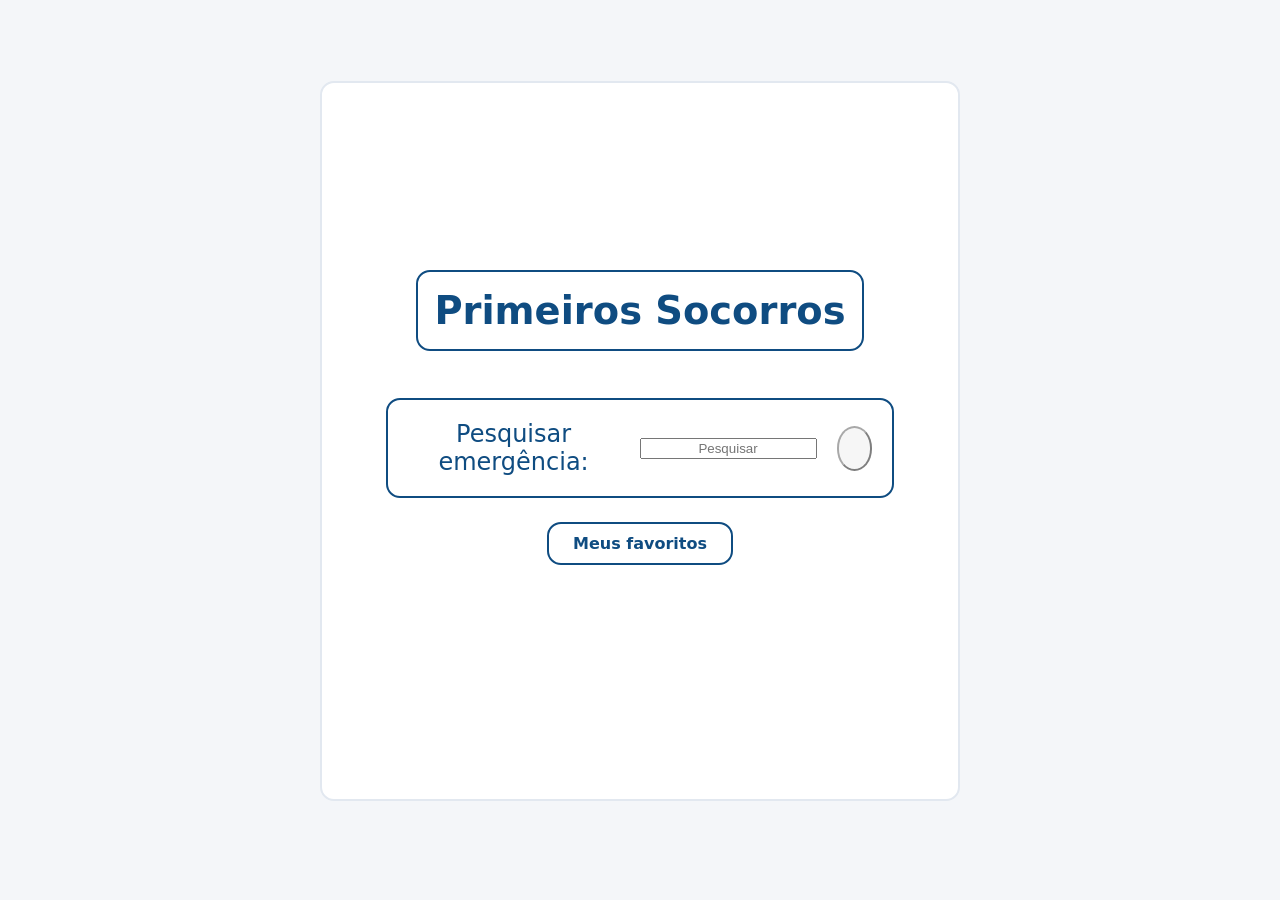
<file: index.html>
<!DOCTYPE html>
<html lang="pt-BR">

<head>

    <meta charset="UTF-8">
    <meta name="viewport" content="width=device-width, initial-scale=1.0">
    <link rel="stylesheet" href="style2.css">
    <link rel="stylesheet" href="style-favoritos.css">

    <title>Primeiros Socorros</title>
</head>

<body>
    <div class="titulo">
    <h1>Primeiros Socorros</h1>
    </div>
    <div class="box1">



        <form id="formPesquisa" action="backend/resultado.php" method="GET">

        <label for="termo">Pesquisar emergência:</label>

        <input
            type="text"
            id="termo"
            name="termo"
            placeholder="Pesquisar"
        >

        <button type="submit"> </button>

    </form>

    <a class="btn-favoritos" href="backend/favoritos.php">Meus favoritos</a>

    <div id="resultado">

    </div>
    <script src="script.js"></script>
    </div>


</body>

</html>
</file>
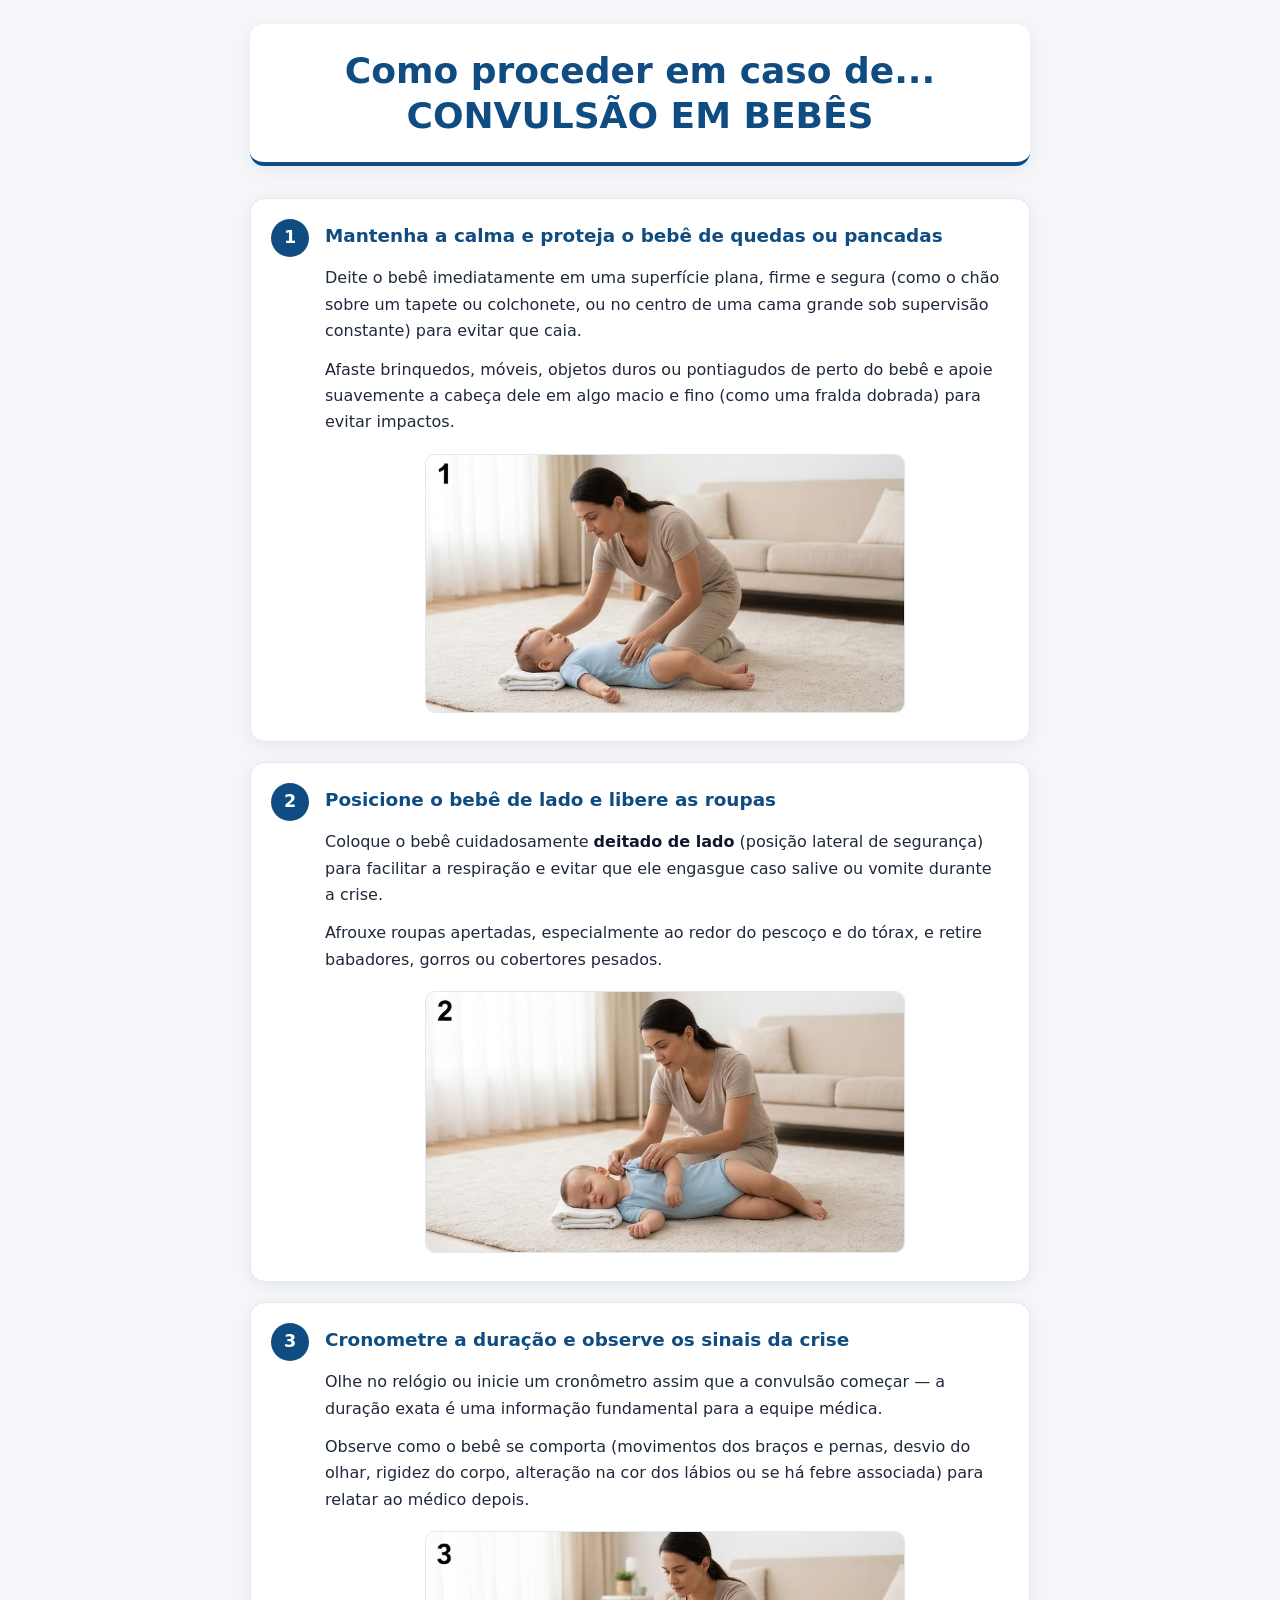
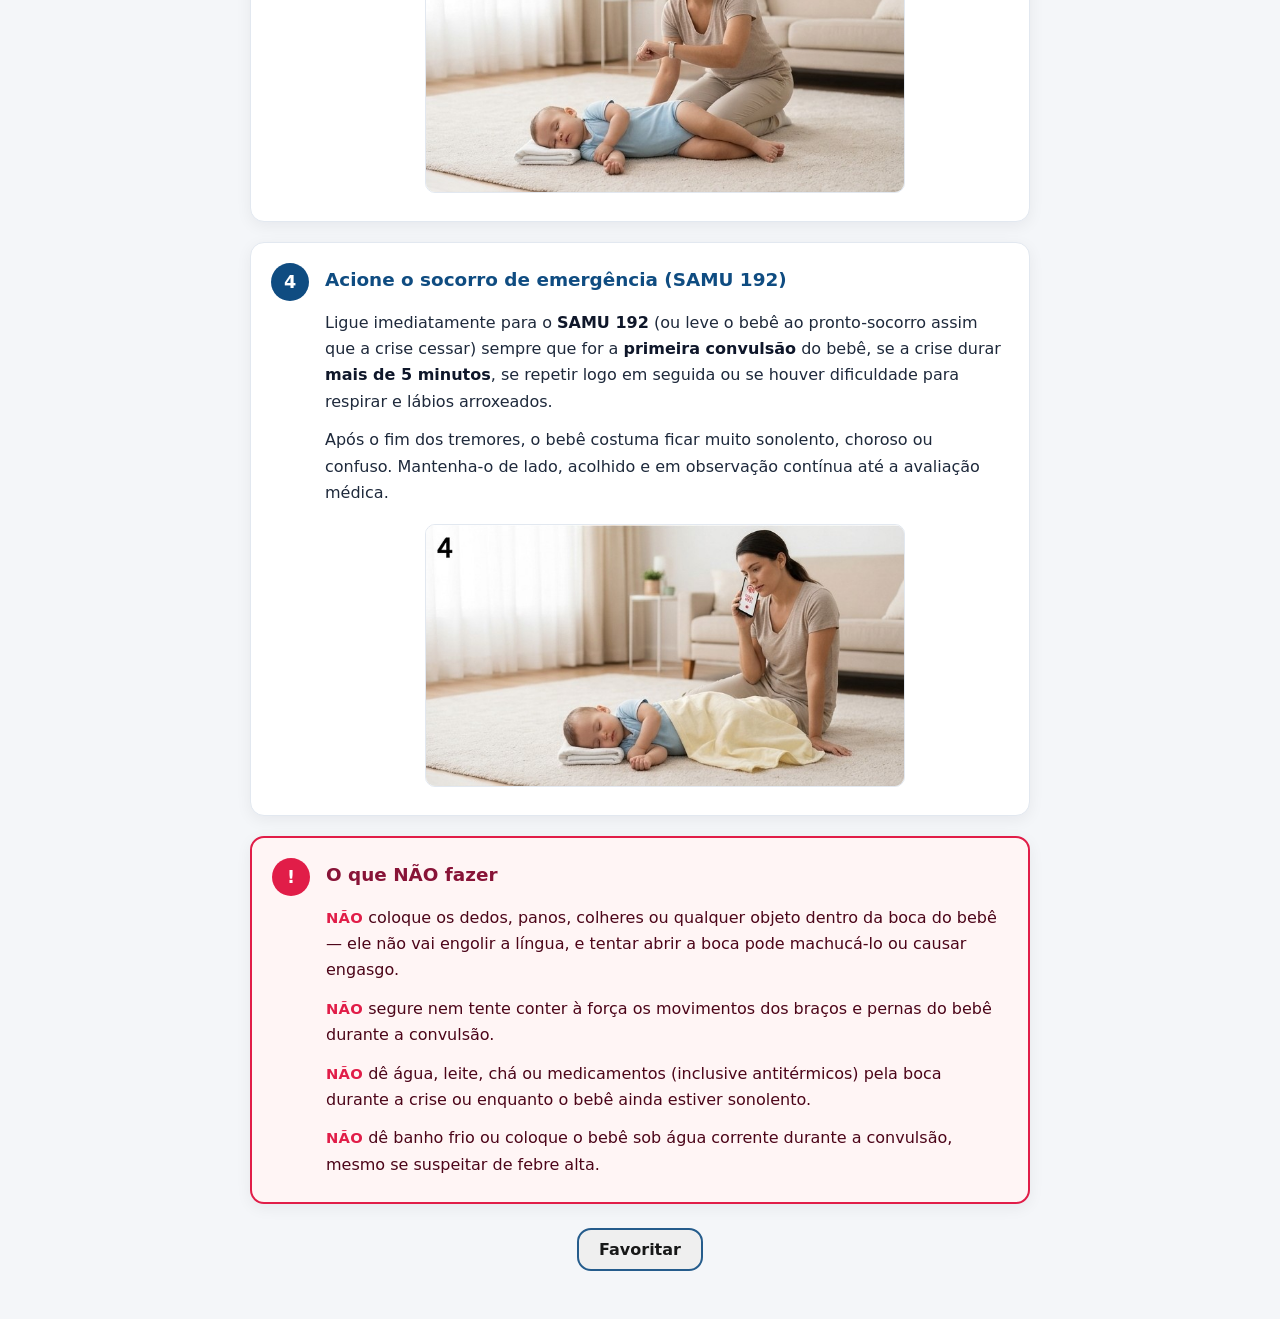
<file: protocolos/convulsao_bebes.html>
<!DOCTYPE html>
<html lang="pt-BR">
<head>
    <meta charset="UTF-8">
    <meta name="viewport" content="width=device-width, initial-scale=1.0">
    <title>Como proceder em caso de... CONVULSÃO EM BEBÊS</title>
    <link rel="stylesheet" href="style.css">
</head>
<body>
    <h1>Como proceder em caso de...<br> CONVULSÃO EM BEBÊS</h1>

    <ol>
        <li>Mantenha a calma e proteja o bebê de quedas ou pancadas
            <p>
                Deite o bebê imediatamente em uma superfície plana, firme e segura 
                (como o chão sobre um tapete ou colchonete, ou no centro de uma cama 
                grande sob supervisão constante) para evitar que caia.
            </p>
            <p>
                Afaste brinquedos, móveis, objetos duros ou pontiagudos de perto do 
                bebê e apoie suavemente a cabeça dele em algo macio e fino (como uma 
                fralda dobrada) para evitar impactos.
            </p>
            <img src="../imgs/convulsao_bebe/001.jpg">
        </li>

        <li>Posicione o bebê de lado e libere as roupas
            <p>
                Coloque o bebê cuidadosamente <b>deitado de lado</b> (posição lateral 
                de segurança) para facilitar a respiração e evitar que ele engasgue 
                caso salive ou vomite durante a crise.
            </p>
            <p>
                Afrouxe roupas apertadas, especialmente ao redor do pescoço e do 
                tórax, e retire babadores, gorros ou cobertores pesados.
            </p>
            <img src="../imgs/convulsao_bebe/002.jpg">
        </li>
        
        <li>Cronometre a duração e observe os sinais da crise
            <p>
                Olhe no relógio ou inicie um cronômetro assim que a convulsão começar 
                — a duração exata é uma informação fundamental para a equipe médica.
            </p>
            <p>
                Observe como o bebê se comporta (movimentos dos braços e pernas, 
                desvio do olhar, rigidez do corpo, alteração na cor dos lábios ou 
                se há febre associada) para relatar ao médico depois.
            </p>
            <img src="../imgs/convulsao_bebe/003.jpg">
        </li>

        <li>Acione o socorro de emergência (SAMU 192)
            <p>
                Ligue imediatamente para o <b>SAMU 192</b> (ou leve o bebê ao 
                pronto-socorro assim que a crise cessar) sempre que for a 
                <b>primeira convulsão</b> do bebê, se a crise durar <b>mais de 5 
                minutos</b>, se repetir logo em seguida ou se houver dificuldade 
                para respirar e lábios arroxeados.
            </p>
            <p>
                Após o fim dos tremores, o bebê costuma ficar muito sonolento, 
                choroso ou confuso. Mantenha-o de lado, acolhido e em observação 
                contínua até a avaliação médica.
            </p>
            <img src="../imgs/convulsao_bebe/004.jpg">
        </li>

        <li>O que NÃO fazer
            <p>
                <b>Não</b> coloque os dedos, panos, colheres ou qualquer objeto dentro 
                da boca do bebê — ele não vai engolir a língua, e tentar abrir a 
                boca pode machucá-lo ou causar engasgo.
            </p>
            <p>
                <b>Não</b> segure nem tente conter à força os movimentos dos braços 
                e pernas do bebê durante a convulsão.
            </p>
            <p>
                <b>Não</b> dê água, leite, chá ou medicamentos (inclusive antitérmicos) 
                pela boca durante a crise ou enquanto o bebê ainda estiver sonolento.
            </p>
            <p>
                <b>Não</b> dê banho frio ou coloque o bebê sob água corrente durante 
                a convulsão, mesmo se suspeitar de febre alta.
            </p>
        </li>
    </ol>
    <form action="../backend/favoritar.php" method="POST">
    <button type="submit">Favoritar</button>
</form>
</body>
</html>
</file>
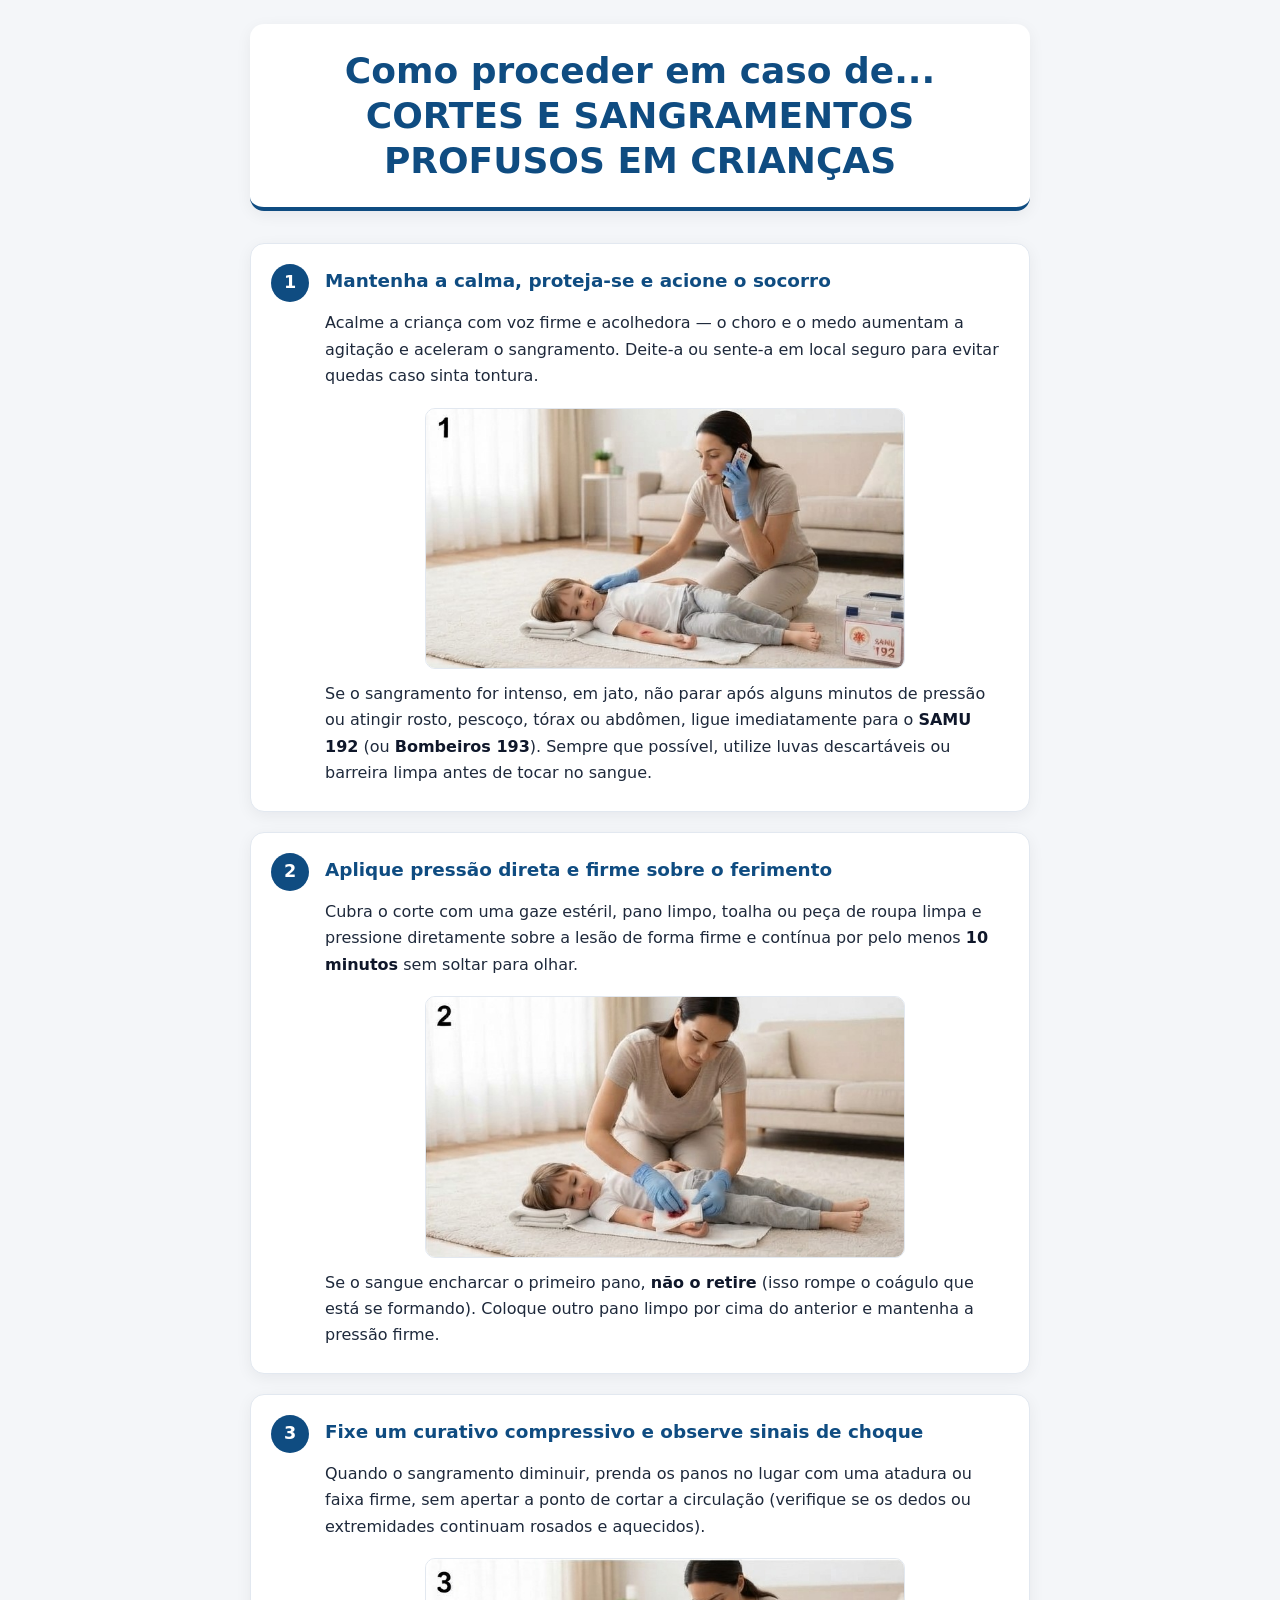
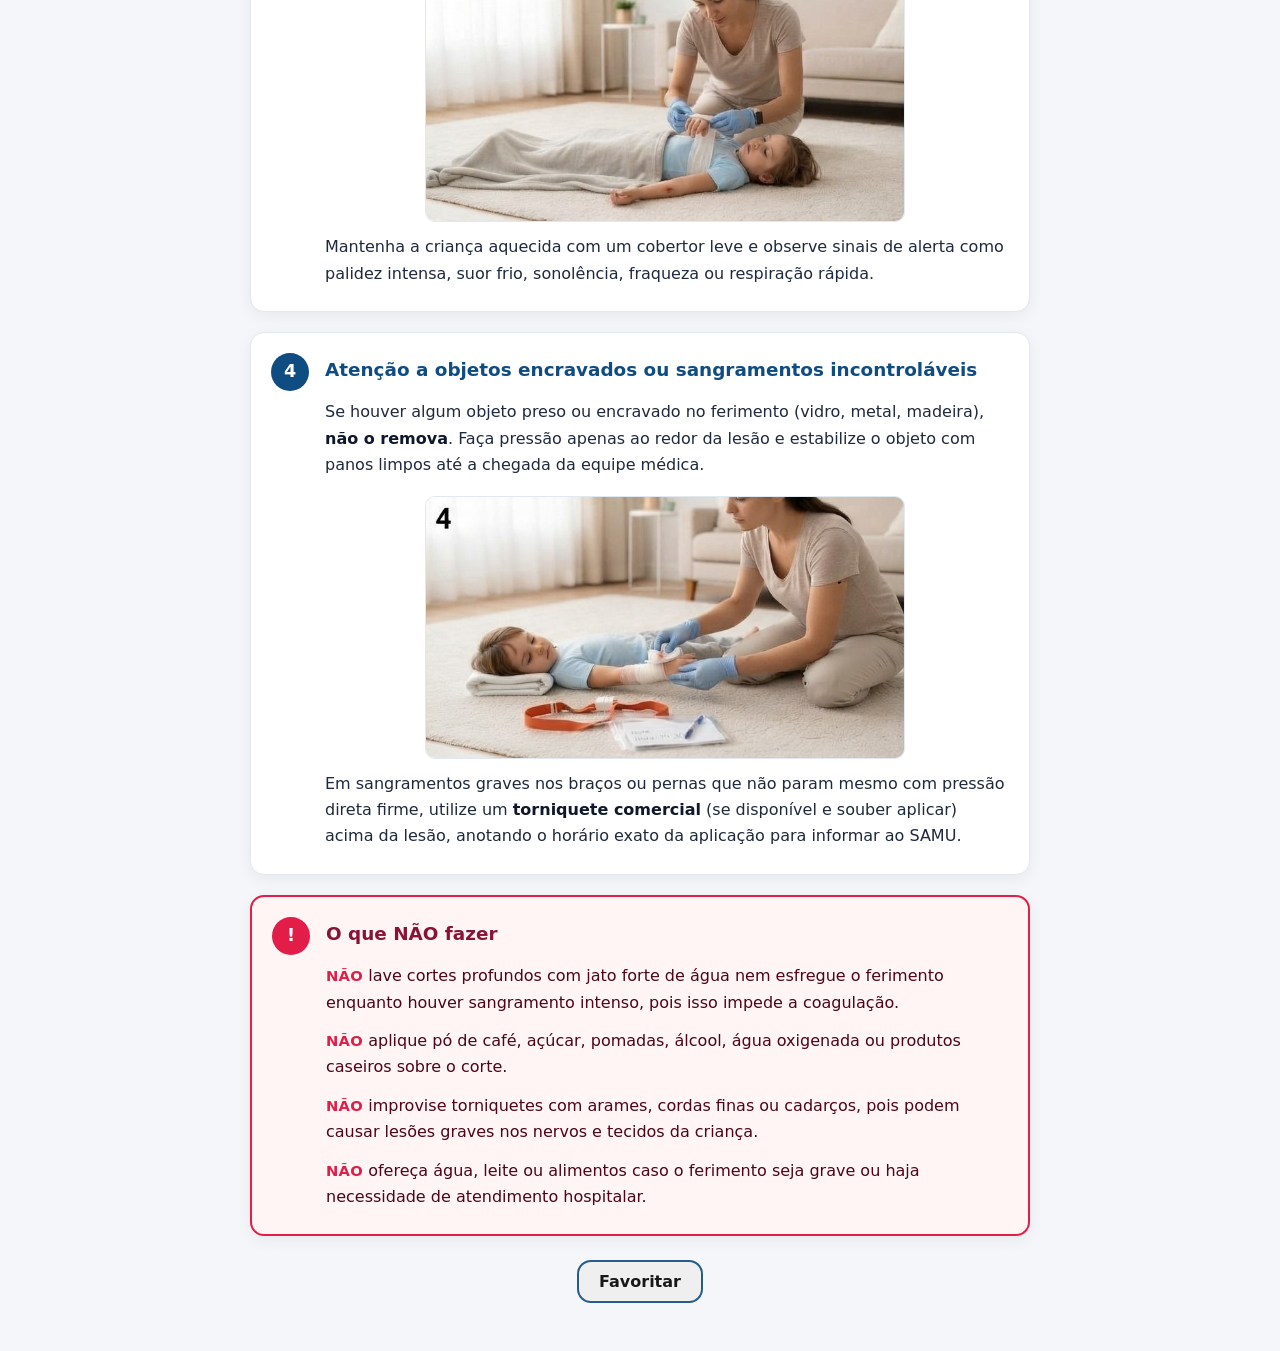
<file: protocolos/cortes_crianca.html>
<!DOCTYPE html>
<html lang="pt-BR">
<head>
    <meta charset="UTF-8">
    <meta name="viewport" content="width=device-width, initial-scale=1.0">
    <title>Como proceder em caso de... CORTES E SANGRAMENTOS PROFUSOS EM CRIANÇAS</title>

<link rel="stylesheet" href="style.css"></head>

<body>
    <h1>Como proceder em caso de...<br> CORTES E SANGRAMENTOS PROFUSOS EM CRIANÇAS</h1>

    <ol>
        <li>Mantenha a calma, proteja-se e acione o socorro
            <p>
                Acalme a criança com voz firme e acolhedora — o choro e o medo 
                aumentam a agitação e aceleram o sangramento. Deite-a ou sente-a em 
                local seguro para evitar quedas caso sinta tontura.
            </p>
            <img src="../imgs/cortes_crianca/001.jpg">
            <p>
                Se o sangramento for intenso, em jato, não parar após alguns minutos 
                de pressão ou atingir rosto, pescoço, tórax ou abdômen, ligue 
                imediatamente para o <b>SAMU 192</b> (ou <b>Bombeiros 193</b>). Sempre 
                que possível, utilize luvas descartáveis ou barreira limpa antes de 
                tocar no sangue.
            </p>
        </li>

        <li>Aplique pressão direta e firme sobre o ferimento
            <p>
                Cubra o corte com uma gaze estéril, pano limpo, toalha ou peça de 
                roupa limpa e pressione diretamente sobre a lesão de forma firme e 
                contínua por pelo menos <b>10 minutos</b> sem soltar para olhar.
            </p>
            <img src="../imgs/cortes_crianca/002.jpg">
            <p>
                Se o sangue encharcar o primeiro pano, <b>não o retire</b> (isso 
                rompe o coágulo que está se formando). Coloque outro pano limpo por 
                cima do anterior e mantenha a pressão firme.
            </p>
        </li>

        <li>Fixe um curativo compressivo e observe sinais de choque
            <p>
                Quando o sangramento diminuir, prenda os panos no lugar com uma atadura 
                ou faixa firme, sem apertar a ponto de cortar a circulação (verifique 
                se os dedos ou extremidades continuam rosados e aquecidos).
            </p>
            <img src="../imgs/cortes_crianca/003.jpg">
            <p>
                Mantenha a criança aquecida com um cobertor leve e observe sinais de 
                alerta como palidez intensa, suor frio, sonolência, fraqueza ou 
                respiração rápida.
            </p>
        </li>

        <li>Atenção a objetos encravados ou sangramentos incontroláveis
            <p>
                Se houver algum objeto preso ou encravado no ferimento (vidro, metal, 
                madeira), <b>não o remova</b>. Faça pressão apenas ao redor da lesão 
                e estabilize o objeto com panos limpos até a chegada da equipe médica.
            </p>
            <img src="../imgs/cortes_crianca/004.jpg">
            <p>
                Em sangramentos graves nos braços ou pernas que não param mesmo com 
                pressão direta firme, utilize um <b>torniquete comercial</b> (se 
                disponível e souber aplicar) acima da lesão, anotando o horário exato 
                da aplicação para informar ao SAMU.
            </p>
        </li>

        <li>O que NÃO fazer
            <p>
                <b>Não</b> lave cortes profundos com jato forte de água nem esfregue 
                o ferimento enquanto houver sangramento intenso, pois isso impede a 
                coagulação.
            </p>
            <p>
                <b>Não</b> aplique pó de café, açúcar, pomadas, álcool, água oxigenada 
                ou produtos caseiros sobre o corte.
            </p>
            <p>
                <b>Não</b> improvise torniquetes com arames, cordas finas ou cadarços, 
                pois podem causar lesões graves nos nervos e tecidos da criança.
            </p>
            <p>
                <b>Não</b> ofereça água, leite ou alimentos caso o ferimento seja 
                grave ou haja necessidade de atendimento hospitalar.
            </p>
        </li>
    </ol>
</body>
<form action="../backend/favoritar.php" method="POST">
    <button type="submit">Favoritar</button>
</html>
</file>
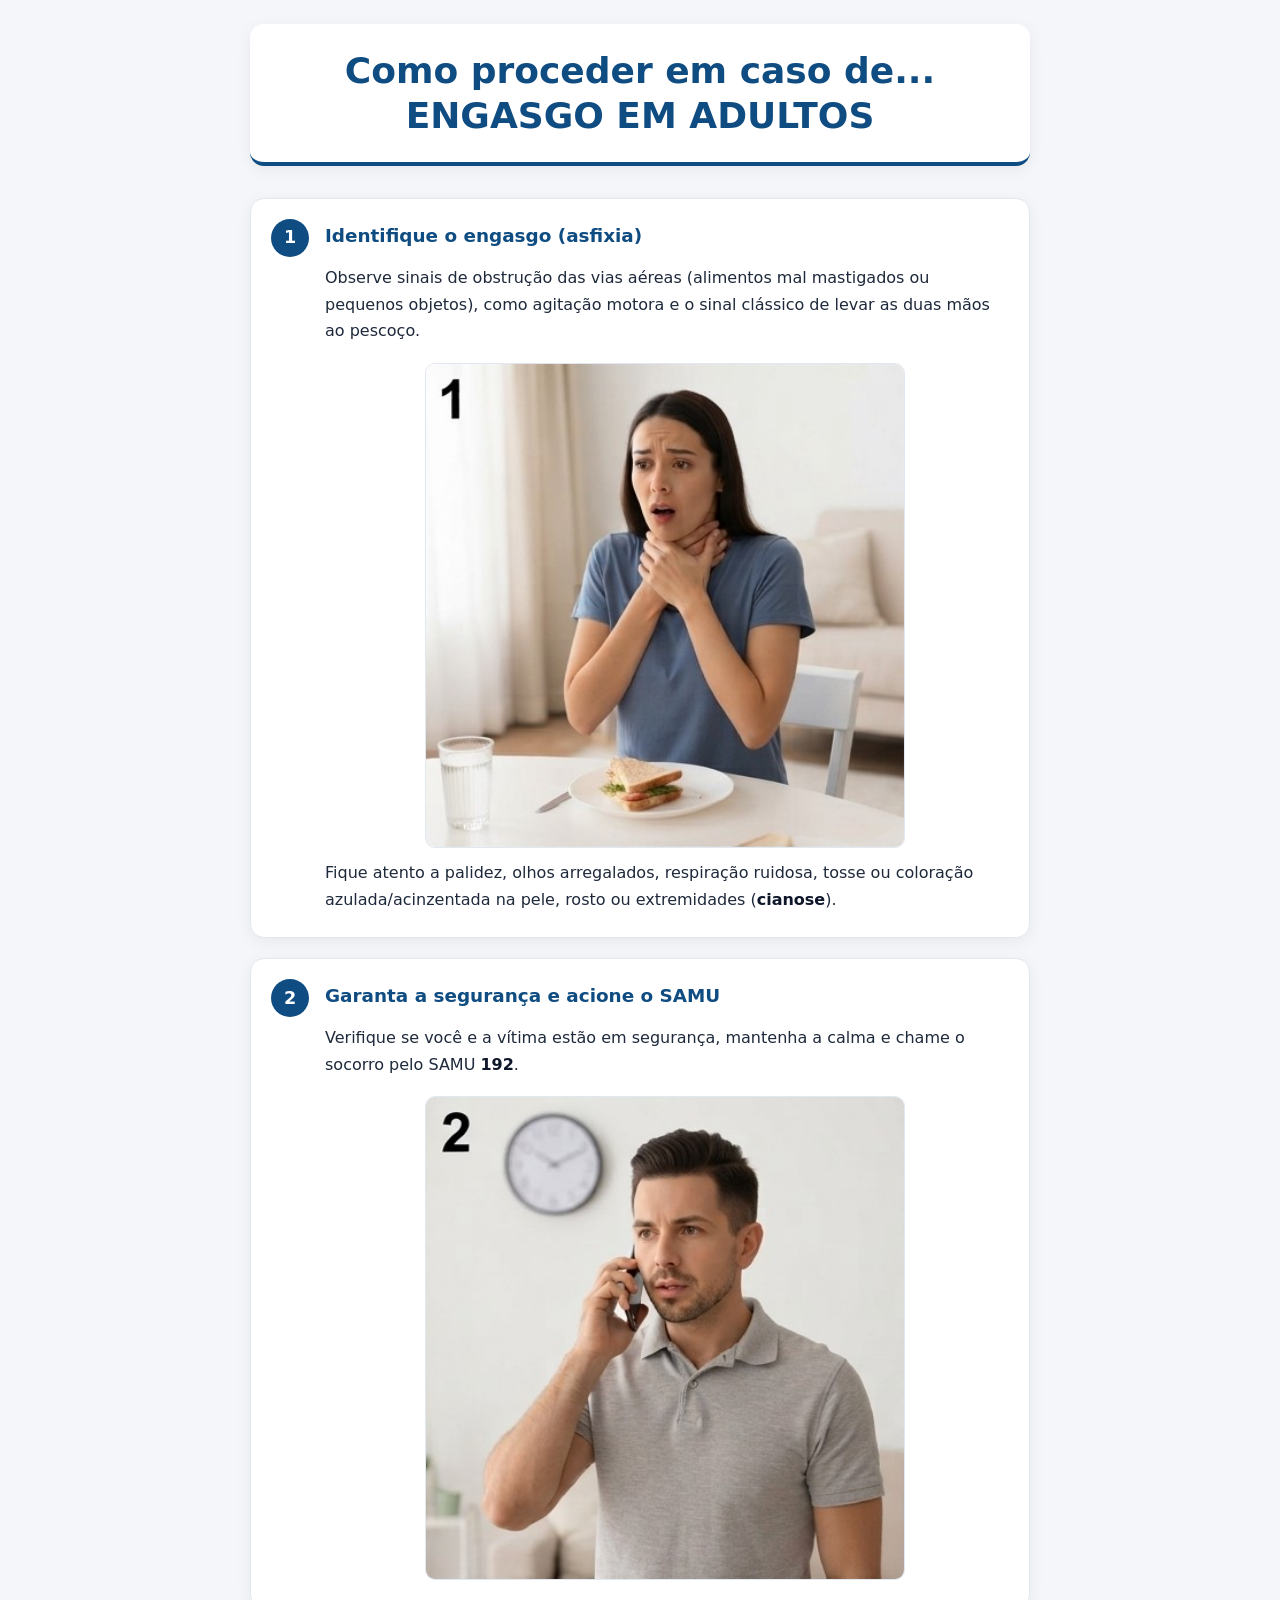
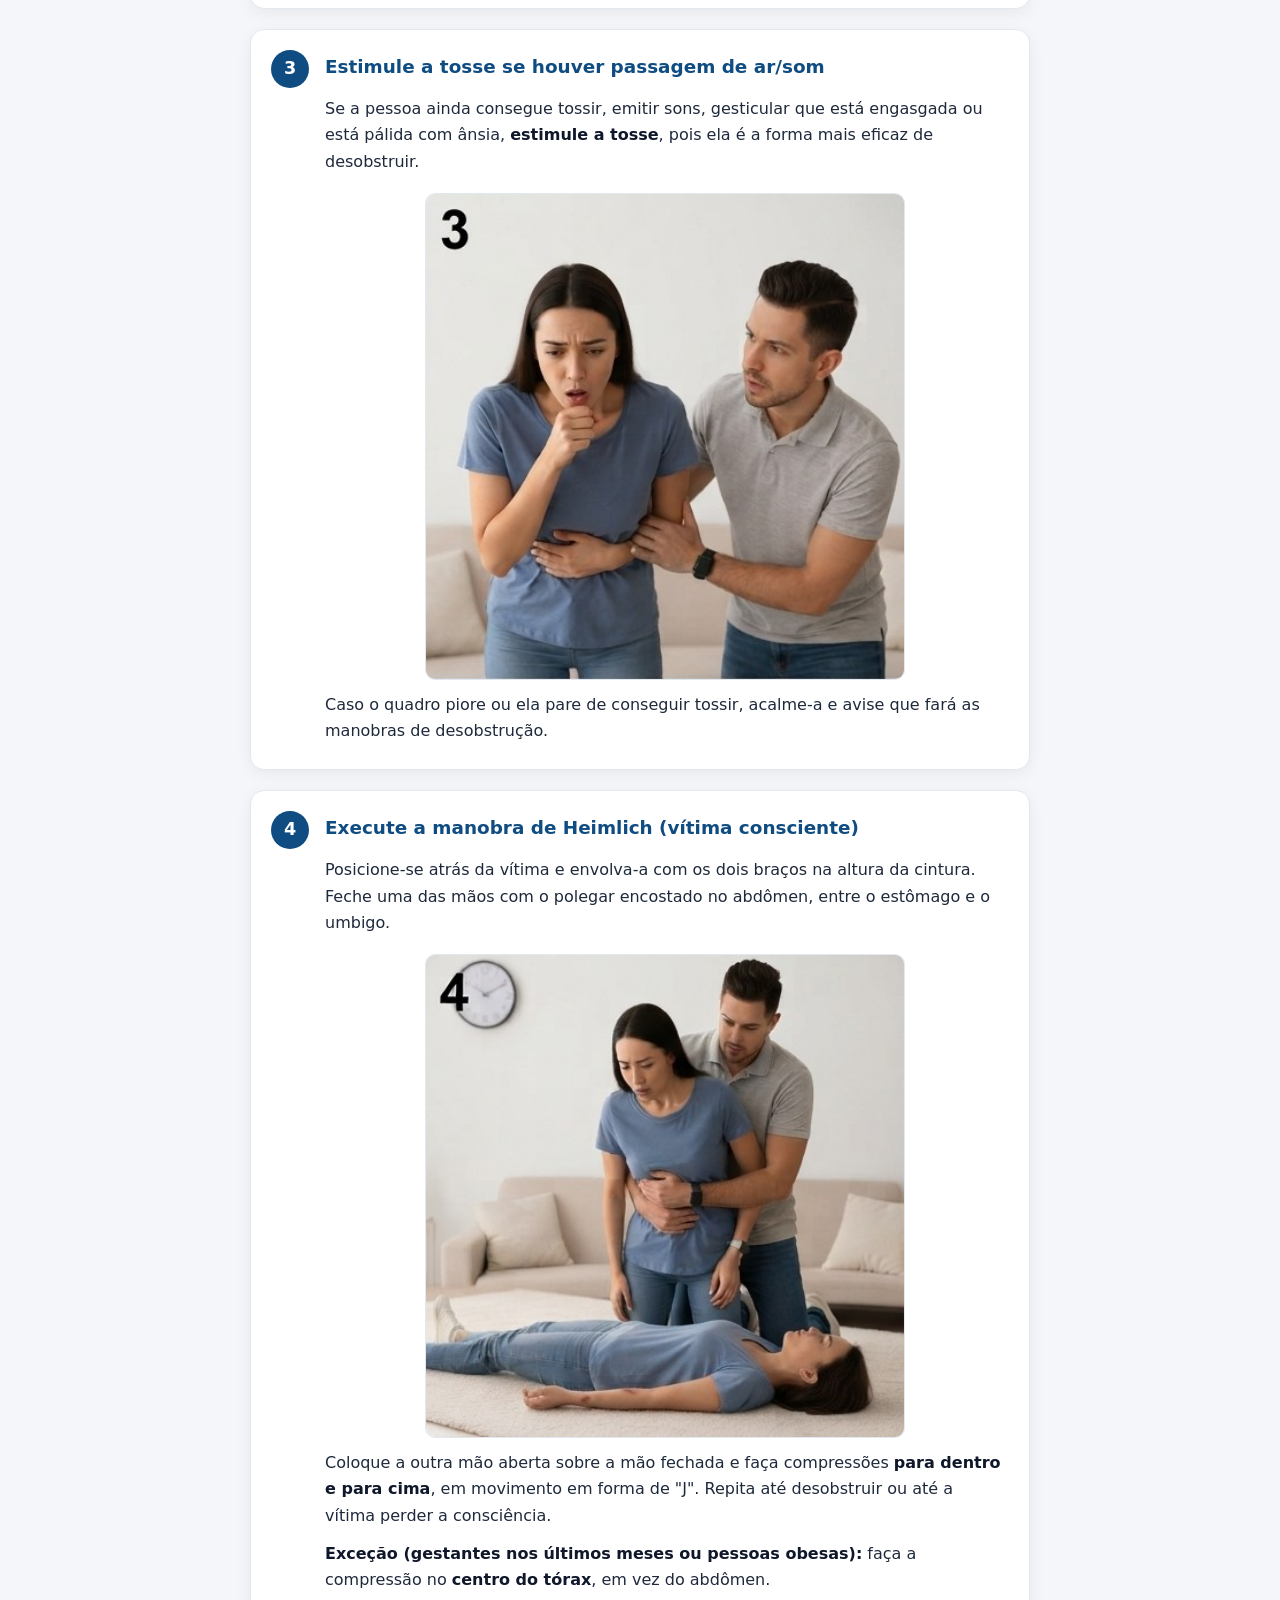
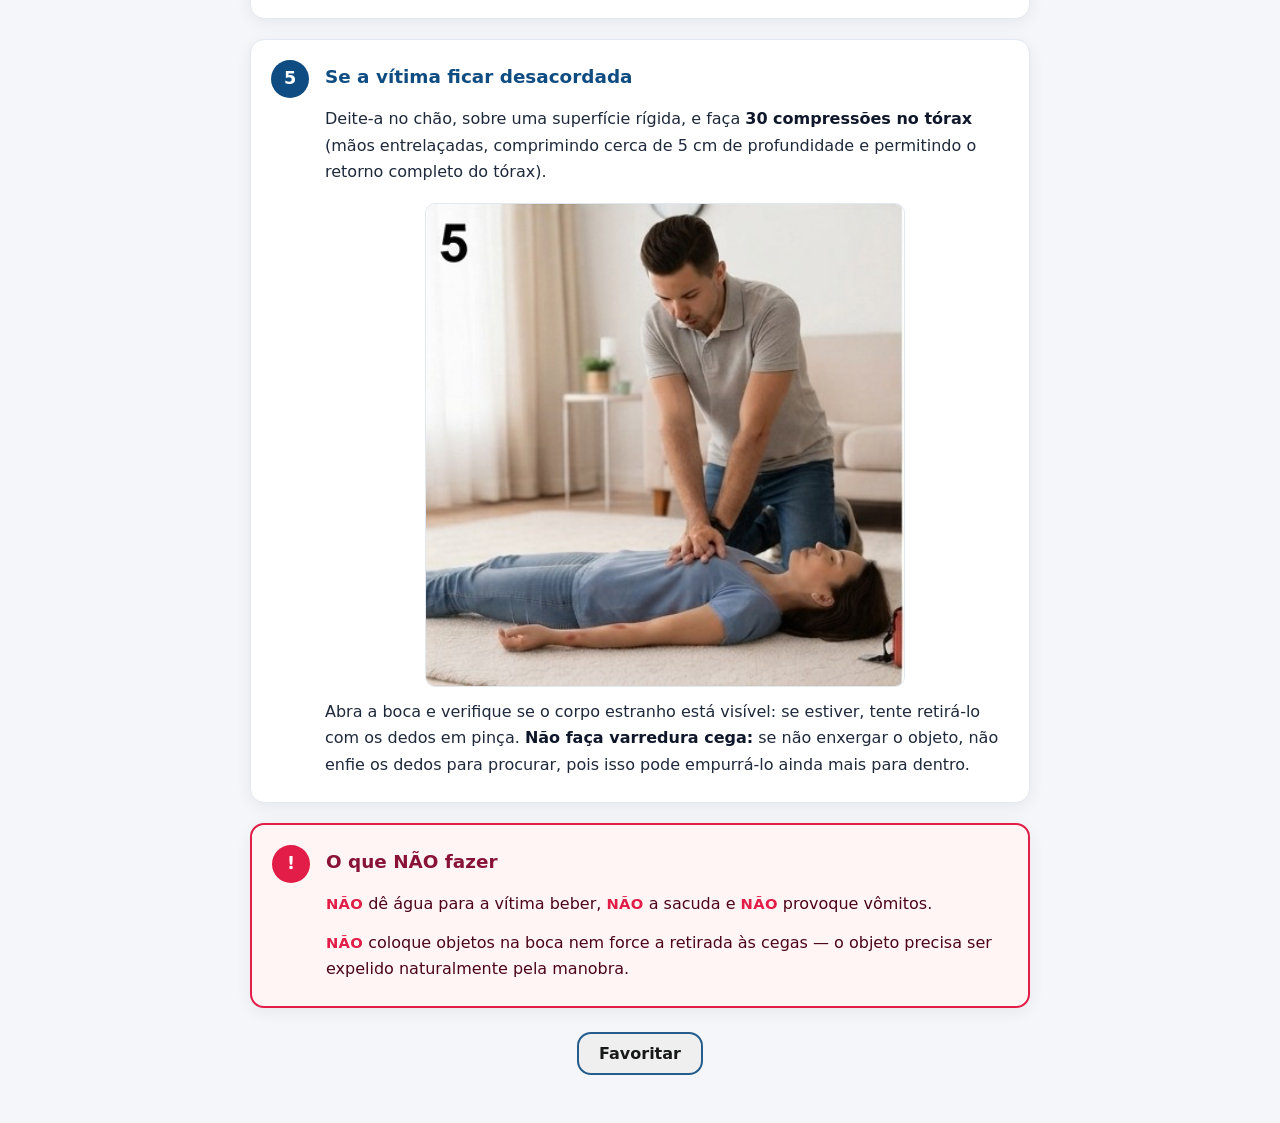
<file: protocolos/engasgo_adulto.html>
<!DOCTYPE html>
<html lang="pt-BR">
    <head>
        <meta charset="utf-8">
        <title>Como proceder em caso de... ENGASGO EM ADULTOS</title>
        <meta name="viewport" content="width=device-width, initial-scale=1">
    <link rel="stylesheet" href="style.css">    </head>
    <body>
        <h1>Como proceder em caso de...<br> ENGASGO EM ADULTOS</h1>

<ol>
    <li>Identifique o engasgo (asfixia)
        <p>
            Observe sinais de obstrução das vias aéreas 
            (alimentos mal mastigados ou pequenos objetos), 
            como agitação motora e o sinal clássico de levar 
            as duas mãos ao pescoço.
        </p>
        <img src="../imgs/engasgo_adulto/001.jpg">
        <p>
            Fique atento a palidez, olhos arregalados, respiração 
            ruidosa, tosse ou coloração azulada/acinzentada na pele, 
            rosto ou extremidades (<b>cianose</b>).
        </p>
    </li>

    <li>Garanta a segurança e acione o SAMU
        <p>
            Verifique se você e a vítima estão em segurança, 
            mantenha a calma e chame o socorro pelo SAMU <b>192</b>.
        </p>
        <img src="../imgs/engasgo_adulto/002.jpg">
    </li>

    <li>Estimule a tosse se houver passagem de ar/som
        <p>
            Se a pessoa ainda consegue tossir, emitir sons, gesticular que 
            está engasgada ou está pálida com ânsia, <b>estimule a tosse</b>, 
            pois ela é a forma mais eficaz de desobstruir.
        </p>
        <img src="../imgs/engasgo_adulto/003.jpg">
        <p>
            Caso o quadro piore ou ela pare de conseguir tossir, acalme-a e 
            avise que fará as manobras de desobstrução.
        </p>
    </li>

    <li>Execute a manobra de Heimlich (vítima consciente)
        <p>
            Posicione-se atrás da vítima e envolva-a com os dois braços na 
            altura da cintura. Feche uma das mãos com o polegar encostado no 
            abdômen, entre o estômago e o umbigo.
        </p>
        <img src="../imgs/engasgo_adulto/004.jpg">
        <p>
            Coloque a outra mão aberta sobre a mão fechada e faça compressões 
            <b>para dentro e para cima</b>, em movimento em forma de "J". 
            Repita até desobstruir ou até a vítima perder a consciência.
        </p>
        <p>
            <b>Exceção (gestantes nos últimos meses ou pessoas obesas):</b> 
            faça a compressão no <b>centro do tórax</b>, em vez do abdômen.
        </p>
    </li>

    <li>Se a vítima ficar desacordada
        <p>
            Deite-a no chão, sobre uma superfície rígida, e faça <b>30 compressões 
            no tórax</b> (mãos entrelaçadas, comprimindo cerca de 5 cm de 
            profundidade e permitindo o retorno completo do tórax).
        </p>
        <img src="../imgs/engasgo_adulto/005.jpg">
        <p>
            Abra a boca e verifique se o corpo estranho está visível: se estiver, 
            tente retirá-lo com os dedos em pinça. <b>Não faça varredura cega:</b> 
            se não enxergar o objeto, não enfie os dedos para procurar, pois isso 
            pode empurrá-lo ainda mais para dentro.
        </p>
    </li>

    <li>O que NÃO fazer
        <p>
            <b>Não</b> dê água para a vítima beber, <b>não</b> a sacuda e 
            <b>não</b> provoque vômitos.
        </p>
        <p>
            <b>Não</b> coloque objetos na boca nem force a retirada às cegas — 
            o objeto precisa ser expelido naturalmente pela manobra.
        </p>
    </li>
</ol>

        <script src="" async defer></script>
        <form action="../backend/favoritar.php" method="POST">
    <button type="submit">Favoritar</button>
    </body>
</html>
</file>
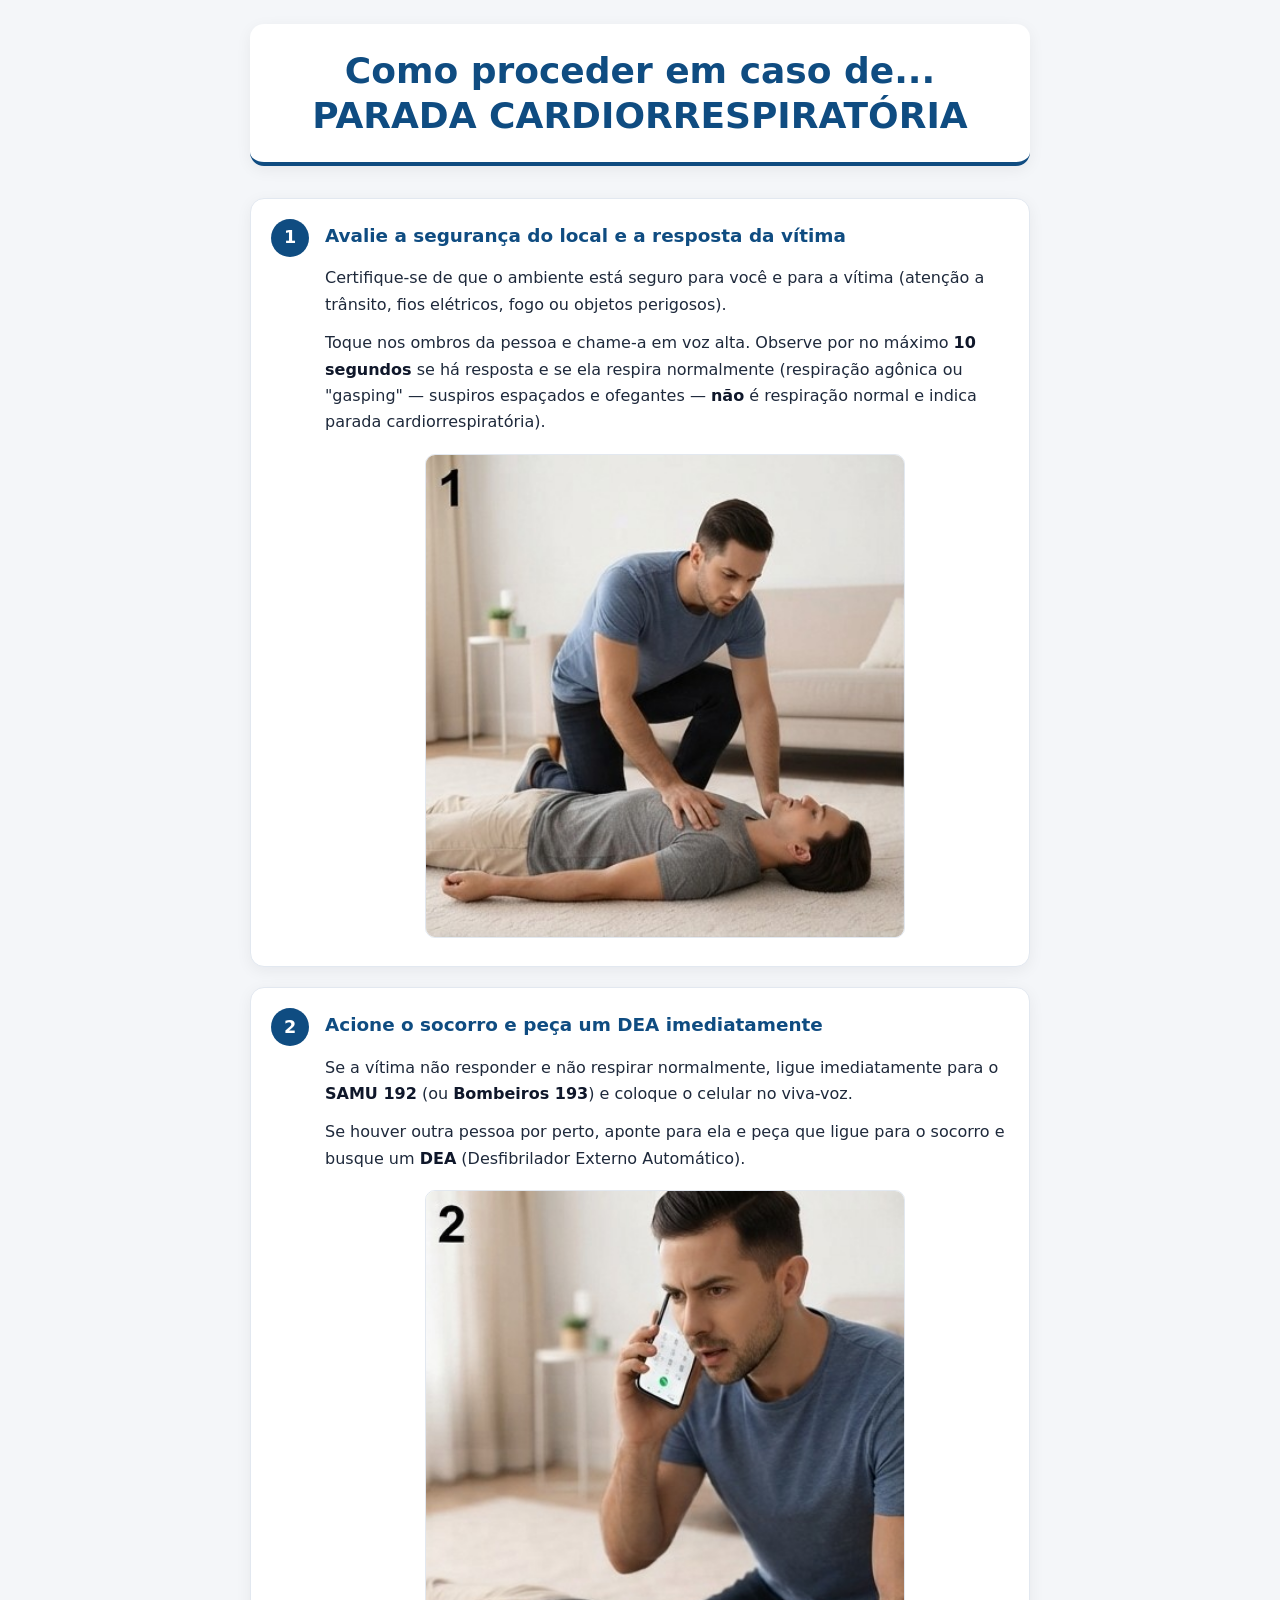
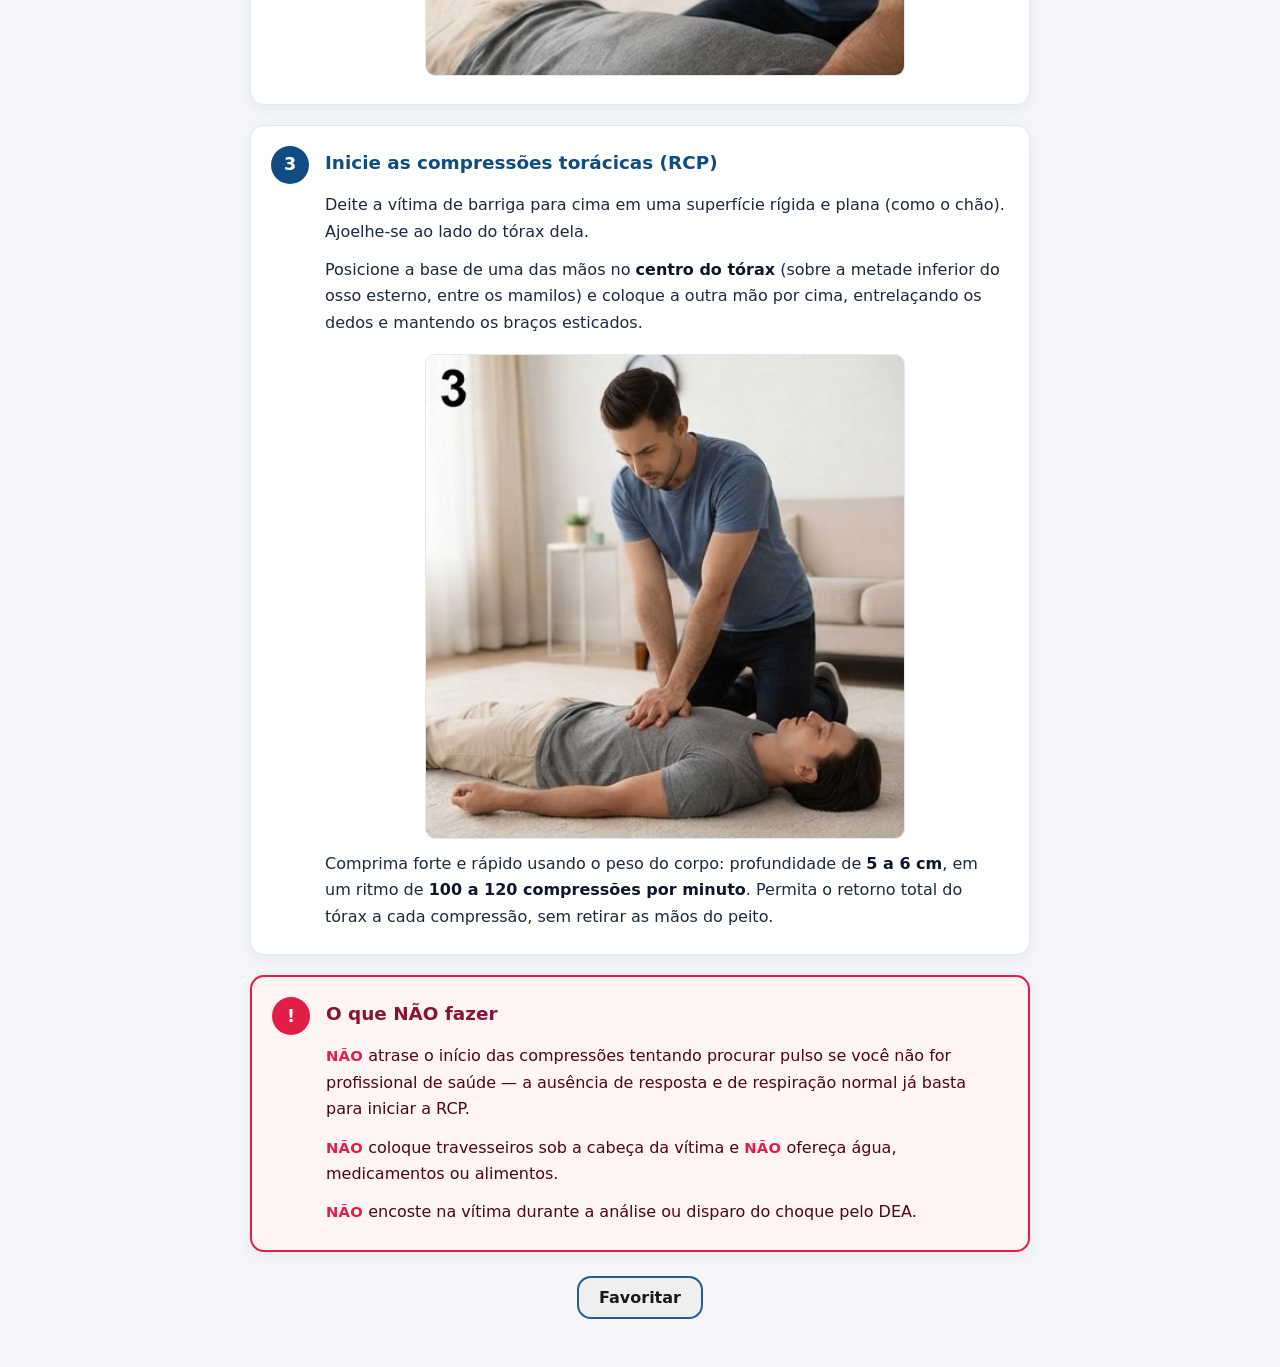
<file: protocolos/pcr_adulto.html>
<!DOCTYPE html>
<html lang="pt-BR">
<head>
    <meta charset="UTF-8">
    <meta name="viewport" content="width=device-width, initial-scale=1.0">
    <title>Como proceder em caso de... PARADA CARDIORRESPIRATÓRIA</title>
<link rel="stylesheet" href="style.css"></head>
<body>
    <h1>Como proceder em caso de...<br> PARADA CARDIORRESPIRATÓRIA</h1>

    <ol>
        <li>Avalie a segurança do local e a resposta da vítima
            <p>
                Certifique-se de que o ambiente está seguro para você e para a vítima 
                (atenção a trânsito, fios elétricos, fogo ou objetos perigosos).
            </p>          
            <p>
                Toque nos ombros da pessoa e chame-a em voz alta. Observe por no 
                máximo <b>10 segundos</b> se há resposta e se ela respira normalmente 
                (respiração agônica ou "gasping" — suspiros espaçados e ofegantes — 
                <b>não</b> é respiração normal e indica parada cardiorrespiratória).
            </p>
            <img src="../imgs/pcr_adulto/001.jpg">
        </li>

        <li>Acione o socorro e peça um DEA imediatamente
            <p>
                Se a vítima não responder e não respirar normalmente, ligue 
                imediatamente para o <b>SAMU 192</b> (ou <b>Bombeiros 193</b>) e 
                coloque o celular no viva-voz.
            </p>
            <p>
                Se houver outra pessoa por perto, aponte para ela e peça que ligue 
                para o socorro e busque um <b>DEA</b> (Desfibrilador Externo Automático).
            </p>
            <img src="../imgs/pcr_adulto/002.jpg">
        </li>

        <li>Inicie as compressões torácicas (RCP)
            <p>
                Deite a vítima de barriga para cima em uma superfície rígida e plana 
                (como o chão). Ajoelhe-se ao lado do tórax dela.
            </p>
            <p>
                Posicione a base de uma das mãos no <b>centro do tórax</b> (sobre a 
                metade inferior do osso esterno, entre os mamilos) e coloque a outra 
                mão por cima, entrelaçando os dedos e mantendo os braços esticados.
            </p>
            <img src="../imgs/pcr_adulto/003.jpg">
            <p>
                Comprima forte e rápido usando o peso do corpo: profundidade de 
                <b>5 a 6 cm</b>, em um ritmo de <b>100 a 120 compressões por minuto</b>. 
                Permita o retorno total do tórax a cada compressão, sem retirar as 
                mãos do peito.
            </p>
        </li>

        <li>O que NÃO fazer
            <p>
                <b>Não</b> atrase o início das compressões tentando procurar pulso se 
                você não for profissional de saúde — a ausência de resposta e de 
                respiração normal já basta para iniciar a RCP.
            </p>
            <p>
                <b>Não</b> coloque travesseiros sob a cabeça da vítima e <b>não</b> 
                ofereça água, medicamentos ou alimentos.
            </p>
            <p>
                <b>Não</b> encoste na vítima durante a análise ou disparo do choque 
                pelo DEA.
            </p>
        </li>
    </ol>
    <form action="../backend/favoritar.php" method="POST">
    <button type="submit">Favoritar</button>
</body>
</html>
</file>
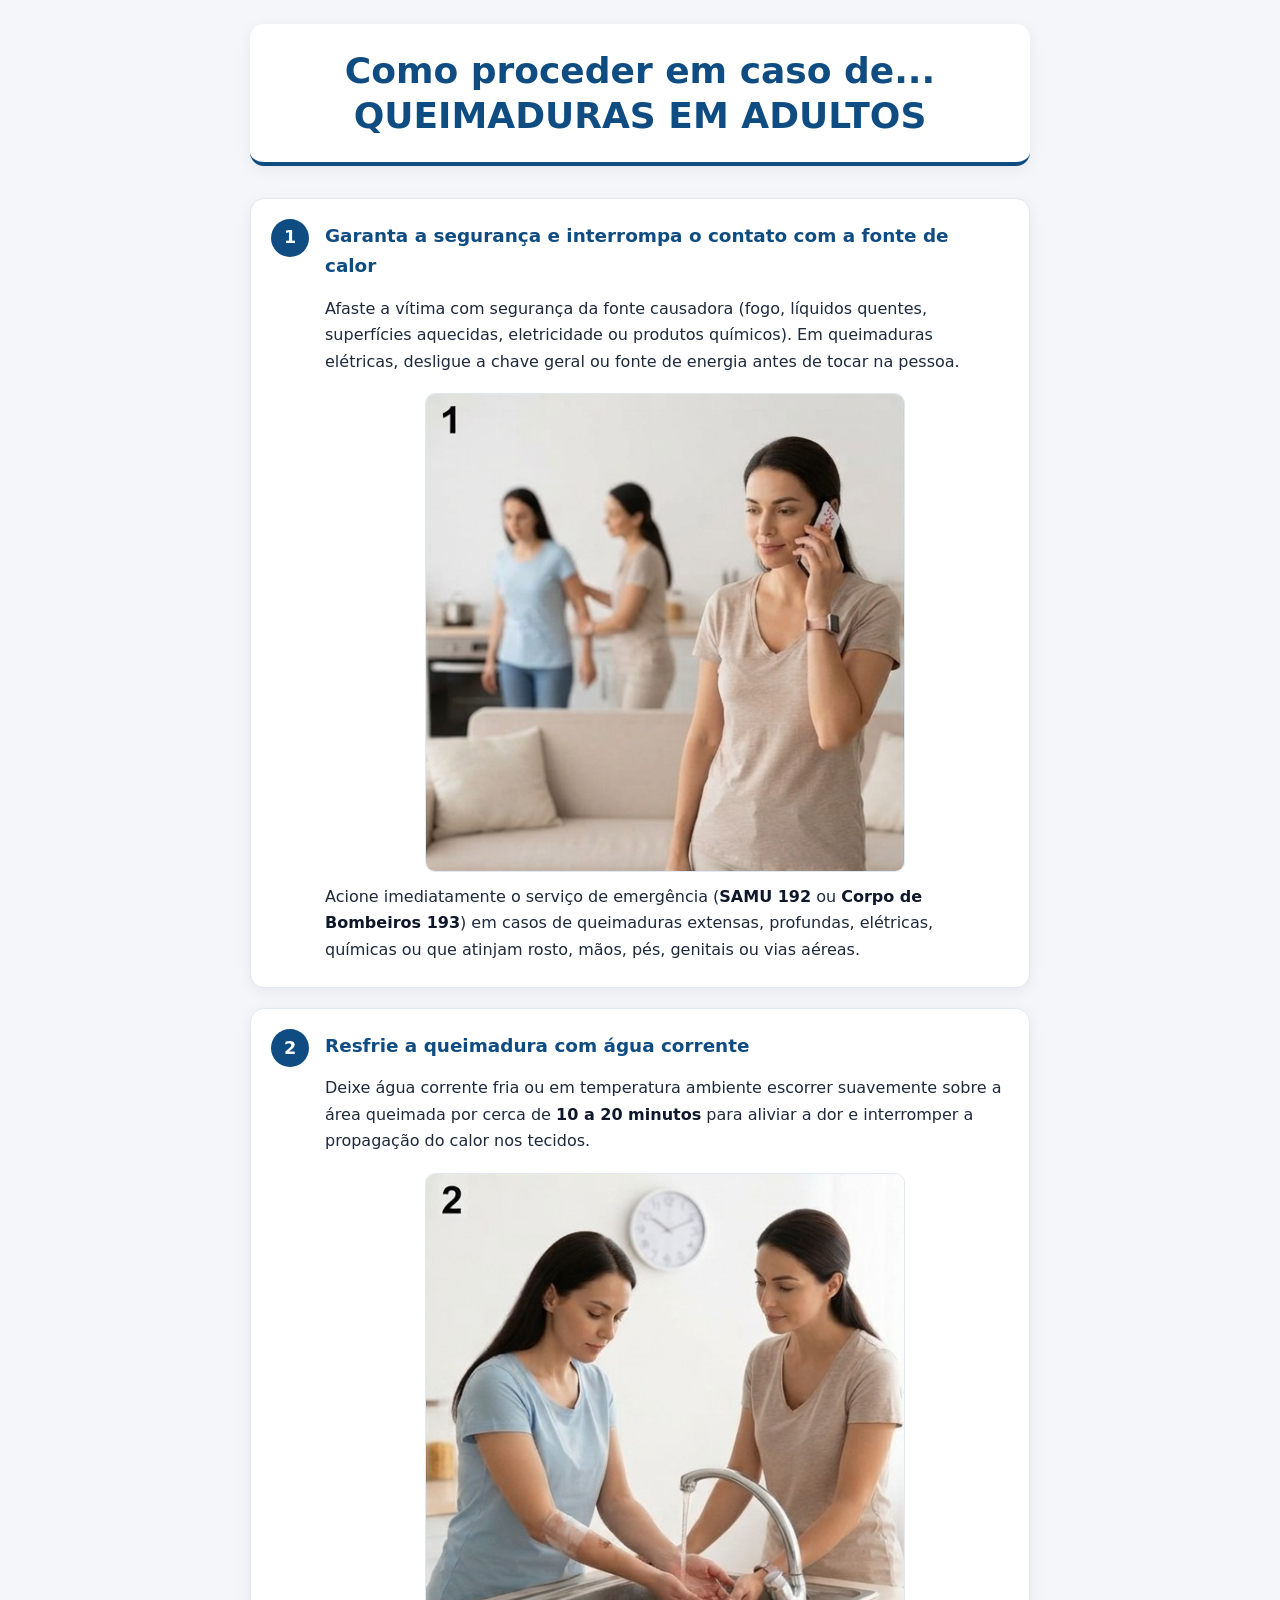
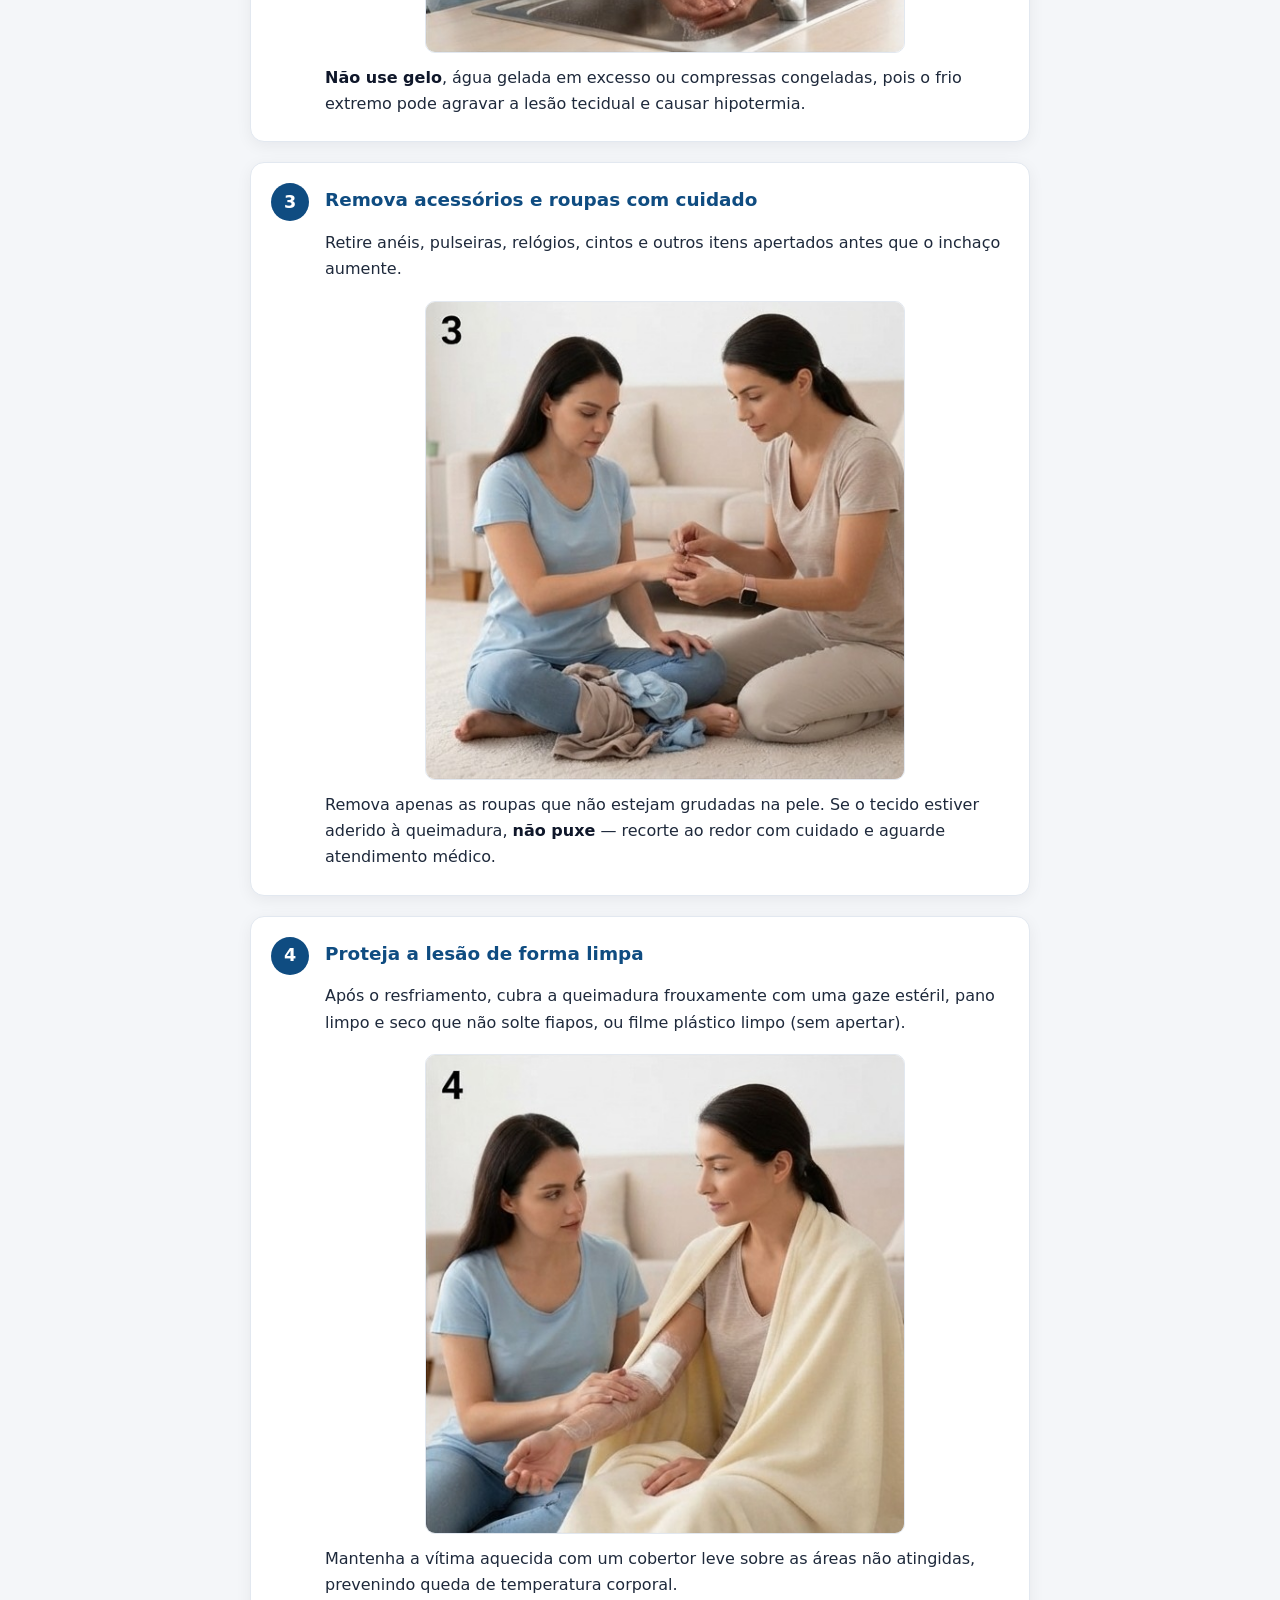
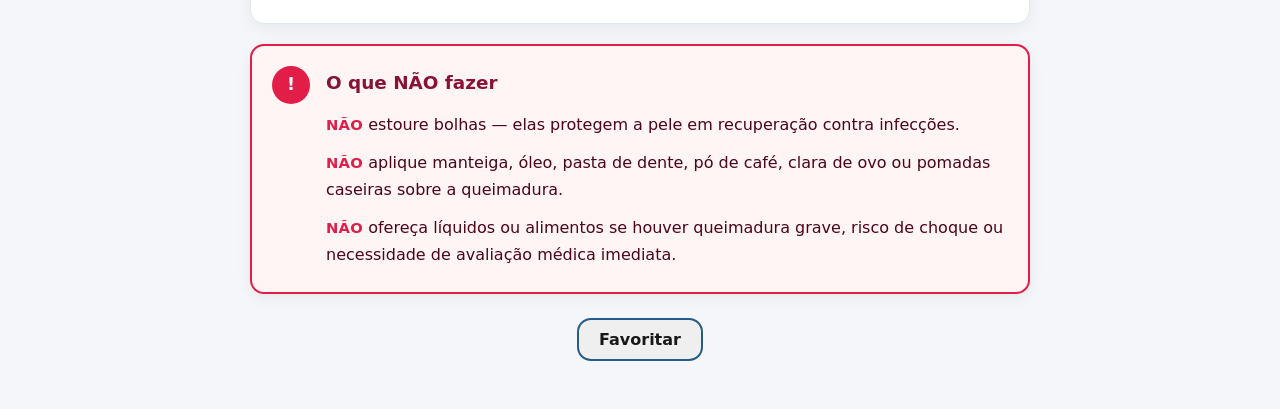
<file: protocolos/queimadura_adulto.html>
<!DOCTYPE html>
<html lang="pt-BR">
<head>
    <meta charset="UTF-8">
    <meta name="viewport" content="width=device-width, initial-scale=1.0">
    <link rel="stylesheet" href="style.css">
    <title>Como proceder em caso de... QUEIMADURAS EM ADULTOS</title>
</head>
<body>
    <h1>Como proceder em caso de...<br> QUEIMADURAS EM ADULTOS</h1>

    <ol>
        <li>Garanta a segurança e interrompa o contato com a fonte de calor
            <p>
                Afaste a vítima com segurança da fonte causadora (fogo, líquidos 
                quentes, superfícies aquecidas, eletricidade ou produtos químicos). 
                Em queimaduras elétricas, desligue a chave geral ou fonte de energia 
                antes de tocar na pessoa.
            </p>
            <img src="../imgs/queimadura_adulto/001.jpg">
            <p>
                Acione imediatamente o serviço de emergência (<b>SAMU 192</b> ou 
                <b>Corpo de Bombeiros 193</b>) em casos de queimaduras extensas, 
                profundas, elétricas, químicas ou que atinjam rosto, mãos, pés, 
                genitais ou vias aéreas.
            </p>
        </li>

        <li>Resfrie a queimadura com água corrente
            <p>
                Deixe água corrente fria ou em temperatura ambiente escorrer 
                suavemente sobre a área queimada por cerca de <b>10 a 20 minutos</b> 
                para aliviar a dor e interromper a propagação do calor nos tecidos.
            </p>
            <img src="../imgs/queimadura_adulto/002.jpg">
            <p>
                <b>Não use gelo</b>, água gelada em excesso ou compressas congeladas, 
                pois o frio extremo pode agravar a lesão tecidual e causar hipotermia.
            </p>
        </li>

        <li>Remova acessórios e roupas com cuidado
            <p>
                Retire anéis, pulseiras, relógios, cintos e outros itens apertados 
                antes que o inchaço aumente.
            </p>
            <img src="../imgs/queimadura_adulto/003.jpg">
            <p>
                Remova apenas as roupas que não estejam grudadas na pele. Se o tecido 
                estiver aderido à queimadura, <b>não puxe</b> — recorte ao redor com 
                cuidado e aguarde atendimento médico.
            </p>
        </li>

        <li>Proteja a lesão de forma limpa
            <p>
                Após o resfriamento, cubra a queimadura frouxamente com uma gaze 
                estéril, pano limpo e seco que não solte fiapos, ou filme plástico 
                limpo (sem apertar).
            </p>
            <img src="../imgs/queimadura_adulto/004.jpg">
            <p>
                Mantenha a vítima aquecida com um cobertor leve sobre as áreas não 
                atingidas, prevenindo queda de temperatura corporal.
            </p>
        </li>

        <li>O que NÃO fazer
            <p>
                <b>Não</b> estoure bolhas — elas protegem a pele em recuperação contra 
                infecções.
            </p>
            <p>
                <b>Não</b> aplique manteiga, óleo, pasta de dente, pó de café, clara 
                de ovo ou pomadas caseiras sobre a queimadura.
            </p>
            <p>
                <b>Não</b> ofereça líquidos ou alimentos se houver queimadura grave, 
                risco de choque ou necessidade de avaliação médica imediata.
            </p>
        </li>
    </ol>
    <form action="../backend/favoritar.php" method="POST">
        <button type="submit">Favoritar</button>
    </form>
</body>
</html>
</file>
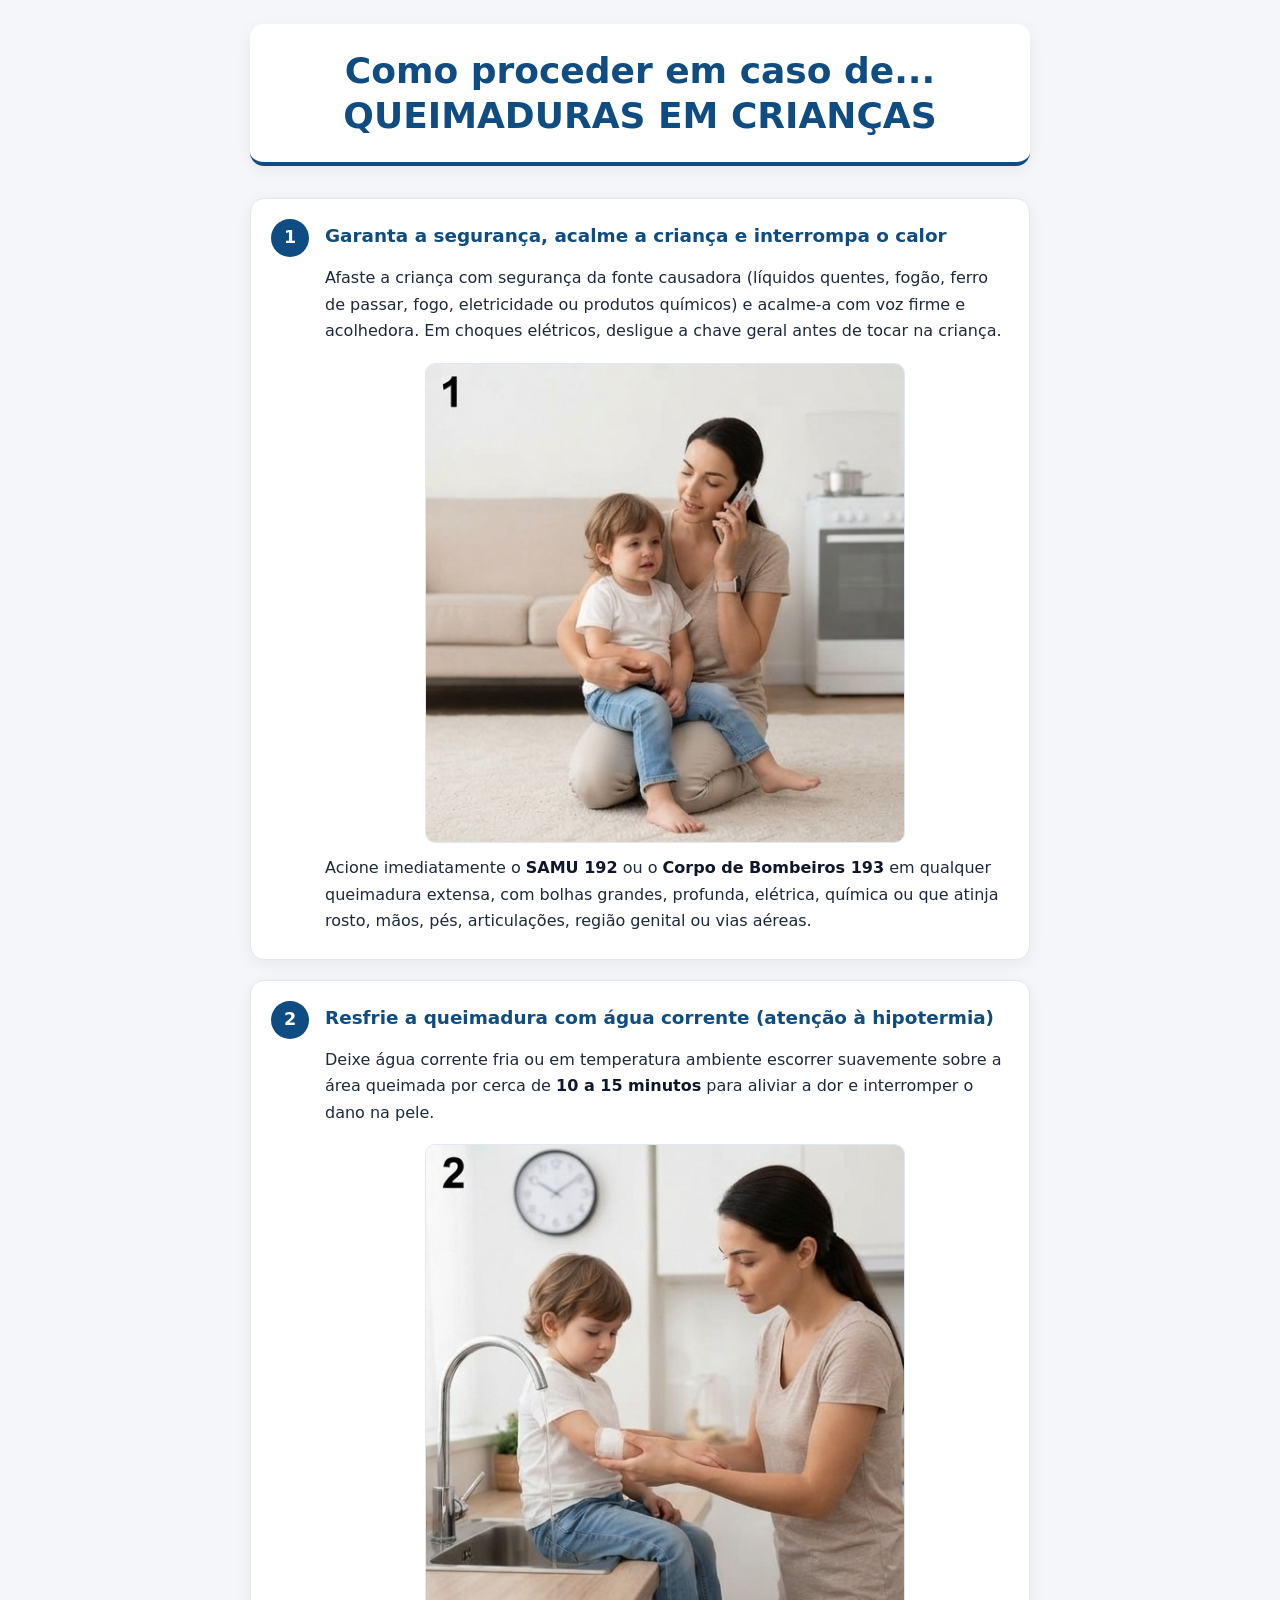
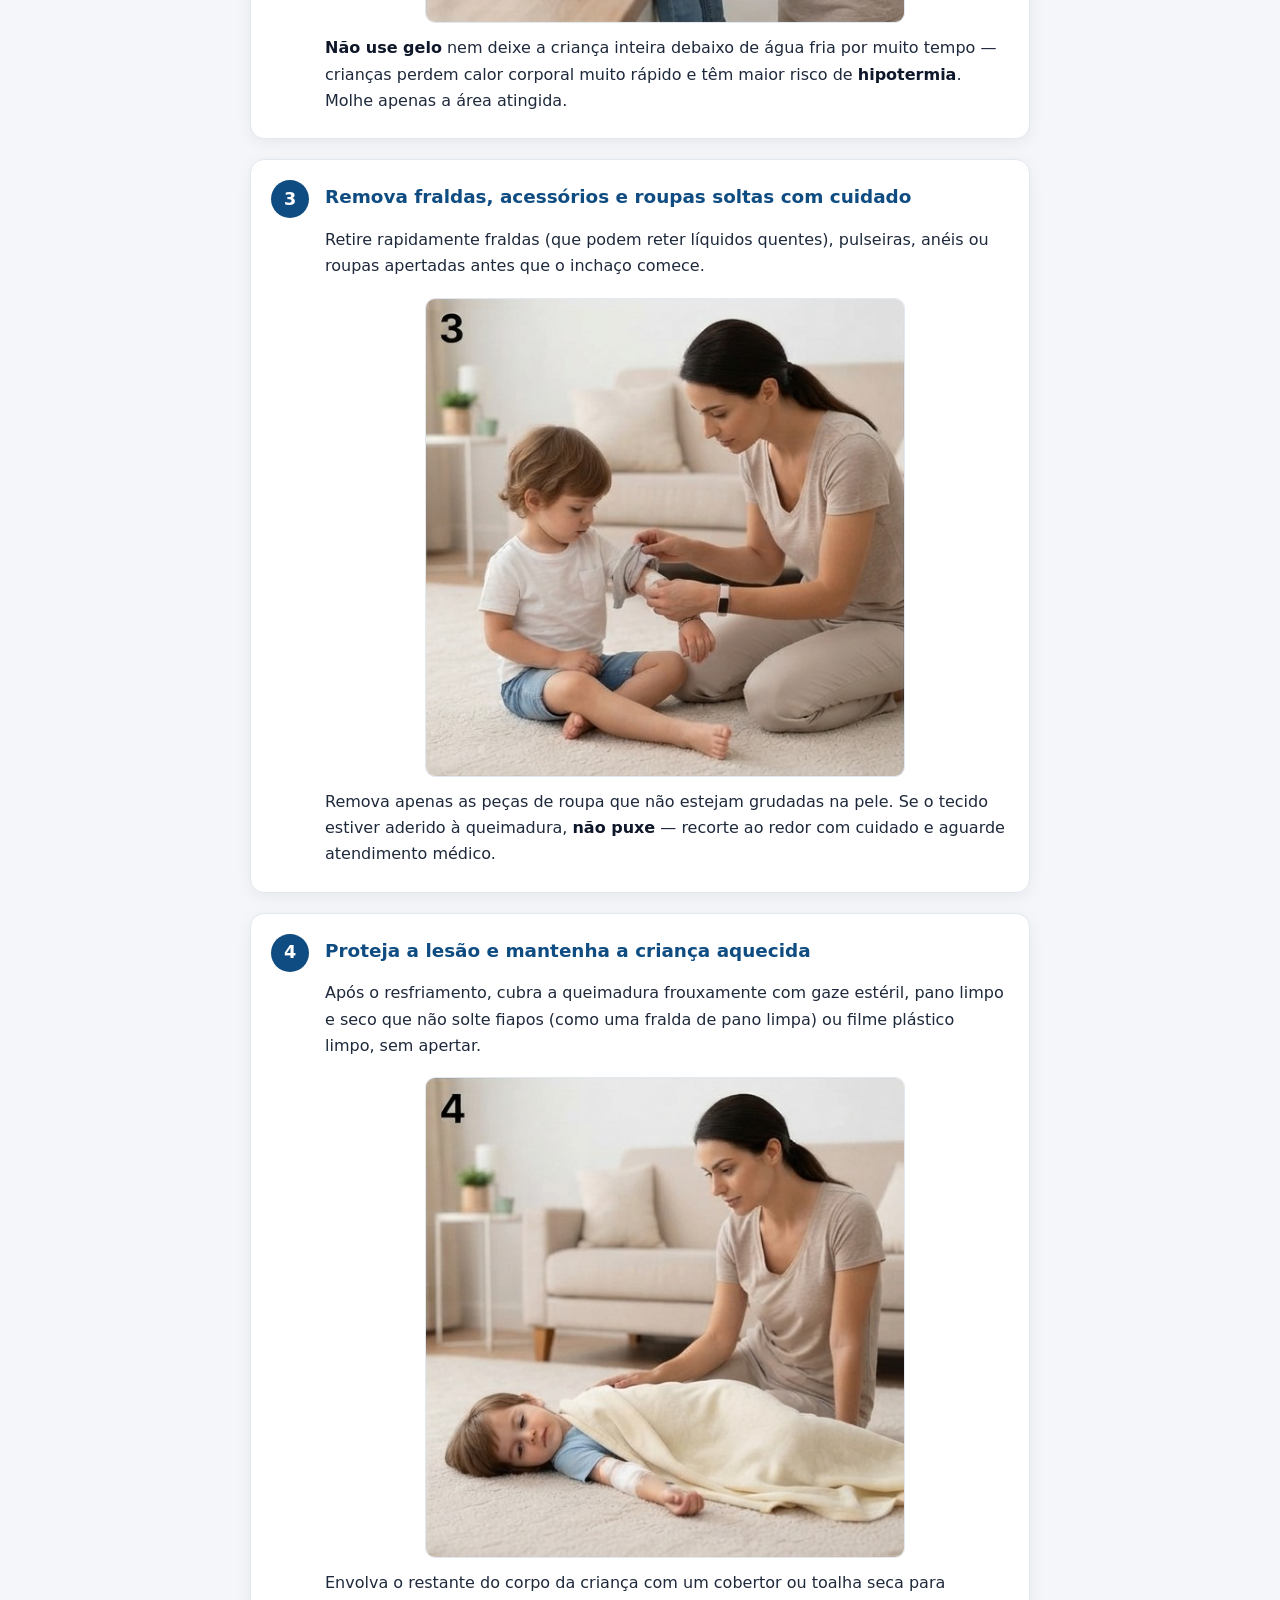
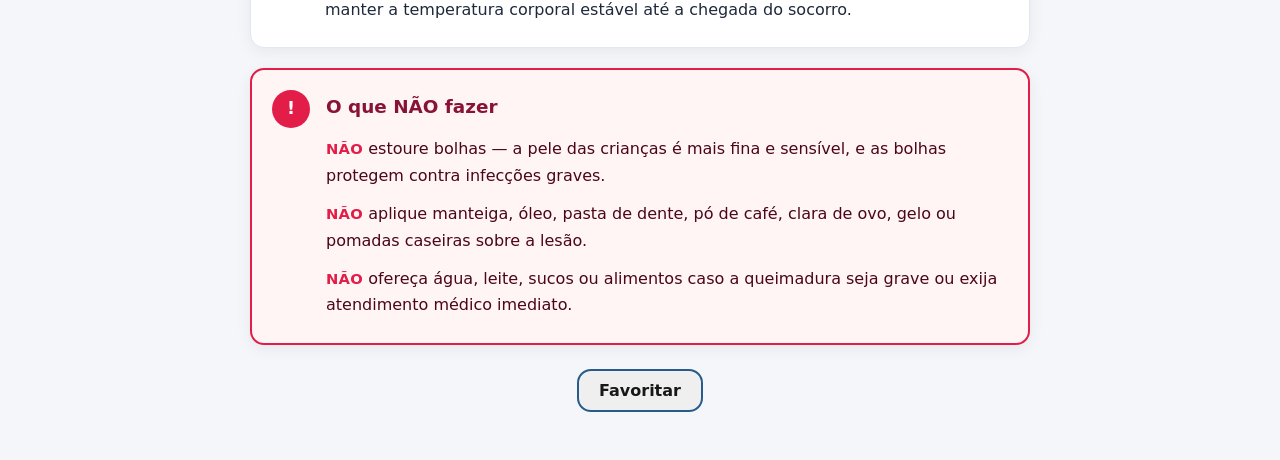
<file: protocolos/queimadura_crianca.html>
<!DOCTYPE html>
<html lang="pt-BR">
<head>
    <meta charset="UTF-8">
    <meta name="viewport" content="width=device-width, initial-scale=1.0">
<link rel="stylesheet" href="style.css">    <title>Como proceder em caso de... QUEIMADURAS EM CRIANÇAS</title>
</head>
<body>
    <h1>Como proceder em caso de...<br> QUEIMADURAS EM CRIANÇAS</h1>

    <ol>
        <li>Garanta a segurança, acalme a criança e interrompa o calor
            <p>
                Afaste a criança com segurança da fonte causadora (líquidos quentes, 
                fogão, ferro de passar, fogo, eletricidade ou produtos químicos) e 
                acalme-a com voz firme e acolhedora. Em choques elétricos, desligue 
                a chave geral antes de tocar na criança.
            </p>
            <img src="../imgs/queimadura_crianca/001.jpg">
            <p>
                Acione imediatamente o <b>SAMU 192</b> ou o <b>Corpo de Bombeiros 193</b> 
                em qualquer queimadura extensa, com bolhas grandes, profunda, elétrica, 
                química ou que atinja rosto, mãos, pés, articulações, região genital ou 
                vias aéreas.
            </p>
        </li>

        <li>Resfrie a queimadura com água corrente (atenção à hipotermia)
            <p>
                Deixe água corrente fria ou em temperatura ambiente escorrer 
                suavemente sobre a área queimada por cerca de <b>10 a 15 minutos</b> 
                para aliviar a dor e interromper o dano na pele.
            </p>
            <img src="../imgs/queimadura_crianca/002.jpg">
            <p>
                <b>Não use gelo</b> nem deixe a criança inteira debaixo de água fria 
                por muito tempo — crianças perdem calor corporal muito rápido e têm 
                maior risco de <b>hipotermia</b>. Molhe apenas a área atingida.
            </p>
        </li>

        <li>Remova fraldas, acessórios e roupas soltas com cuidado
            <p>
                Retire rapidamente fraldas (que podem reter líquidos quentes), 
                pulseiras, anéis ou roupas apertadas antes que o inchaço comece.
            </p>
            <img src="../imgs/queimadura_crianca/003.jpg">
            <p>
                Remova apenas as peças de roupa que não estejam grudadas na pele. Se o 
                tecido estiver aderido à queimadura, <b>não puxe</b> — recorte ao redor 
                com cuidado e aguarde atendimento médico.
            </p>
        </li>

        <li>Proteja a lesão e mantenha a criança aquecida
            <p>
                Após o resfriamento, cubra a queimadura frouxamente com gaze estéril, 
                pano limpo e seco que não solte fiapos (como uma fralda de pano limpa) 
                ou filme plástico limpo, sem apertar.
            </p>
            <img src="../imgs/queimadura_crianca/004.jpg">
            <p>
                Envolva o restante do corpo da criança com um cobertor ou toalha seca 
                para manter a temperatura corporal estável até a chegada do socorro.
            </p>
        </li>

        <li>O que NÃO fazer
            <p>
                <b>Não</b> estoure bolhas — a pele das crianças é mais fina e sensível, 
                e as bolhas protegem contra infecções graves.
            </p>
            <p>
                <b>Não</b> aplique manteiga, óleo, pasta de dente, pó de café, clara 
                de ovo, gelo ou pomadas caseiras sobre a lesão.
            </p>
            <p>
                <b>Não</b> ofereça água, leite, sucos ou alimentos caso a queimadura 
                seja grave ou exija atendimento médico imediato.
            </p>
        </li>
    </ol>
    <form action="../backend/favoritar.php" method="POST">
    <button type="submit">Favoritar</button>
</body>
</html>
</file>
<file: style2.css>
*{
    box-sizing: border-box;
}

body {
    font-family: system-ui, -apple-system, BlinkMacSystemFont, "Segoe UI", Roboto, sans-serif;
    color:#0f4c81;
    display: flex;
    align-items: center;
    text-align: center;
    flex-direction: column;

    background-color: #f4f6f9;
    
    min-height: 100vh;
    margin: 0;

}
.titulo {
    
    color:#0f4c81;
    transform:translateY(30vh);

    display: flex;
    justify-content: center;

    z-index: 1;
}

h1 {
    margin: 0;
    background-color: white;
    border-radius: 14px;
    padding: 16px;
    border: 2px solid #0f4c81;;
    font-size: clamp(24px,3vw,40px);
}

.box1 {
    
    background-color: #ffffff;
    border: 2px solid #e2e8f0;

    min-height: 80vh;
    width: 50%;
    border-radius: 14px;
    
    display: flex;
    align-items: center;
    flex-direction: column;
    padding-top: 35vh;
}



form {
    
    display: flex;
    align-items: center;
    justify-content: center;
    border-radius: 14px;

    width: 80%;
    font-size: clamp(12px,2vw,24px);
    padding: clamp(10px, 2vw, 20px);
    gap: clamp(10px, 2vw, 20px);
    border: 2px solid #0f4c81;;
    background-color: white;

}

input {
    text-align: center;
 
}

button {
    width: clamp(35px, 8vw, 45px);
    height: clamp(35px, 8vw, 45px);

    opacity: 50%;
    border-radius: 50%;
    padding: 0;

}

button:hover {
    background-color: #0059ff;
    color: white;
}
#resultado {
    display: flex;
    flex-direction: column;
    align-items: center;
    justify-content: center;
    gap: 15px;
    margin-top:4vh;
    font-family: inherit;
    font-size: clamp(18px, 2vw, 24px);
    line-height: 1;
}

#resultado h2 {
    margin: 0;
    font-size: inherit;
    line-height: inherit;
}

#resultado p {
    margin: 0;
    font-size: inherit;
    line-height: inherit;
}
@media (max-width: 600px) {

    body {
        padding: 0 15px;
    }

    .titulo {
        transform: translateY(15vh);
        width: 100%;
    }

    h1 {
        padding: 12px;
        font-size: clamp(22px, 8vw, 32px);
    }

    .box1 {
        width: 100%;
        min-height: 80vh;
        padding-top: 25vh;
        border-radius: 14px;
    }

    form {
        width: 90%;
        padding: 12px;
        gap: 10px;
        font-size: 18px;
    }

    input {
        width: 100%;
        min-width: 0;
        font-size: 16px;
    }

    button {
        width: 40px;
        height: 40px;
        flex-shrink: 0;
    }

    #resultado {
        width: 90%;
        flex-direction: column;
        gap: 8px;
        margin-top: 3vh;
        font-size: 18px;
    }

    #resultado h2,
    #resultado p {
        font-size: inherit;
    }
}
</file>
<file: style-favoritos.css>
.btn-favoritos {
    display: block;
    width: fit-content;
    margin: 24px auto 0;
    padding: 10px 24px;
    font-family: inherit;
    font-size: 1rem;
    font-weight: 700;
    text-decoration: none;
    color: #0f4c81;
    background-color: #ffffff;
    border: 2px solid #0f4c81;
    border-radius: 14px;
    transition: 0.2s ease;
}

.btn-favoritos:hover {
    color: #ffffff;
    background-color: #0f4c81;
}

.lista-favoritos {
    list-style: none;
    margin: 24px 0 0;
    padding: 0;
    display: flex;
    flex-direction: column;
    gap: 12px;
}

.lista-favoritos li a {
    display: block;
    padding: 14px 20px;
    font-weight: 700;
    text-decoration: none;
    color: #0f4c81;
    background-color: #ffffff;
    border: 1px solid #e2e8f0;
    border-radius: 14px;
    box-shadow: 0 4px 16px rgba(15, 23, 42, 0.06);
    transition: 0.2s ease;
}

.lista-favoritos li a:hover {
    border-color: #0f4c81;
}

.sem-favoritos {
    margin: 24px 0 0;
    text-align: center;
    color: #475569;
}
</file>
<file: protocolos/style.css>
/* Reset e variáveis de tema */
:root {
    --bg-page: #f4f6f9;
    --bg-card: #ffffff;
    --text-main: #1e293b;
    --text-muted: #475569;
    --primary: #0f4c81;
    --primary-light: #e0f2fe;
    --danger-bg: #fff5f5;
    --danger-border: #e11d48;
    --danger-text: #881337;
    --border-subtle: #e2e8f0;
    --radius: 14px;
    --shadow: 0 4px 16px rgba(15, 23, 42, 0.06);
}

*,
*::before,
*::after {
    box-sizing: border-box;
}

body {
    margin: 0;
    padding: 24px 16px 48px;
    font-family: system-ui, -apple-system, BlinkMacSystemFont, "Segoe UI", Roboto, sans-serif;
    font-size: 16px;
    line-height: 1.65;
    color: var(--text-main);
    background-color: var(--bg-page);
}

/* Cabeçalho principal */
h1 {
    max-width: 780px;
    margin: 0 auto 32px;
    padding: 24px 20px;
    text-align: center;
    font-size: clamp(1.5rem, 4vw, 2.25rem);
    font-weight: 800;
    line-height: 1.25;
    color: var(--primary);
    background-color: var(--bg-card);
    border-radius: var(--radius);
    border-bottom: 4px solid var(--primary);
    box-shadow: var(--shadow);
}

/* Lista numerada personalizada */
ol {
    counter-reset: passo;
    list-style: none;
    max-width: 780px;
    margin: 0 auto;
    padding: 0;
    display: flex;
    flex-direction: column;
    gap: 20px;
}

ol > li {
    counter-increment: passo;
    position: relative;
    background-color: var(--bg-card);
    border: 1px solid var(--border-subtle);
    border-radius: var(--radius);
    padding: 22px 24px 24px 74px;
    box-shadow: var(--shadow);
    font-size: 1.15rem;
    font-weight: 700;
    color: var(--primary);
}

/* Badge numerado à esquerda */
ol > li::before {
    content: counter(passo);
    position: absolute;
    left: 20px;
    top: 20px;
    width: 38px;
    height: 38px;
    display: flex;
    align-items: center;
    justify-content: center;
    font-size: 1.1rem;
    font-weight: 800;
    color: #ffffff;
    background-color: var(--primary);
    border-radius: 50%;
}

/* Parágrafos dentro de cada passo */
ol > li p {
    margin: 12px 0 0;
    font-size: 1rem;
    font-weight: 400;
    color: var(--text-main);
}

ol > li p:first-of-type {
    margin-top: 14px;
}

/* Ênfases no texto */
b {
    font-weight: 700;
    color: #0f172a;
}

/* Imagens ilustrativas */
ol > li img {
    display: block;
    width: 100%;
    max-width: 480px;
    height: auto;
    margin: 18px auto 4px;
    border-radius: 10px;
    border: 1px solid var(--border-subtle);
    object-fit: cover;
}

/* Destaque especial para o último item: "O que NÃO fazer" */
ol > li:last-child {
    background-color: var(--danger-bg);
    border: 2px solid var(--danger-border);
    color: var(--danger-text);
}

ol > li:last-child::before {
    content: "!";
    background-color: var(--danger-border);
}

ol > li:last-child p {
    color: #4c0519;
}

ol > li:last-child b {
    color: var(--danger-border);
    text-transform: uppercase;
    font-size: 0.92em;
    letter-spacing: 0.02em;
}

button {
    display: block;
    margin: 24px auto 0;
    padding: 10px 20px;

    font-family: inherit;
    font-size: 1rem;
    font-weight: 700;

    border: 2px solid var(--primary);
    border-radius: var(--radius);

    cursor: pointer;
    transition: 0.2s ease;
    opacity: 90%;
}

button:hover {
    color: #0059ff;
}


/* Responsividade para telas pequenas */
@media (max-width: 560px) {
    body {
        padding: 16px 12px 36px;
    }

    ol > li {
        padding: 68px 18px 20px;
    }

    ol > li::before {
        left: 18px;
        top: 16px;
        width: 36px;
        height: 36px;
    }
}
</file>
